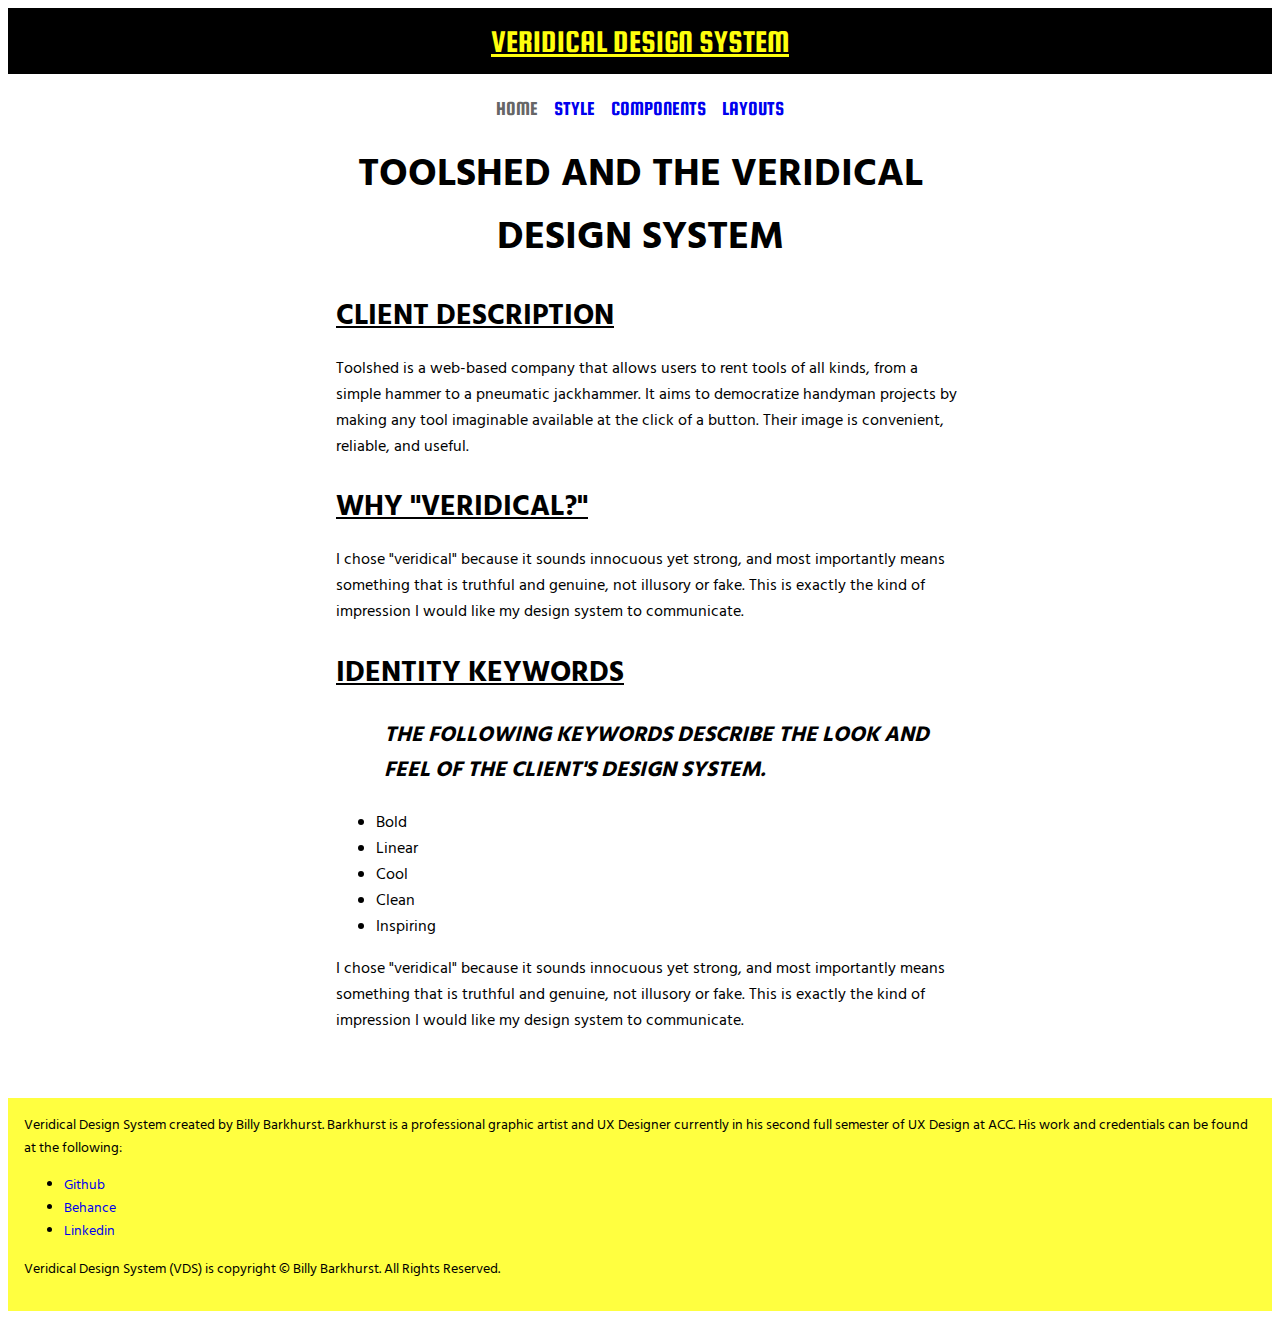
<file: index.html>
<!DOCTYPE html>
<html lang="en-us">

<head>

	<meta charset="UTF-8">
	<meta name="viewport" content="width=device-width, initial-scale=1">

	<title>Veridical Design System</title>

	<link rel="stylesheet" href="style.css">

</head>

<body>

	<header>
        
        <a href="index.html" class="site-logo">Veridical Design System</a>

       	<nav class="page-nav">
			<ul>
				<li><a href="index.html" class="nav current-page">Home</a></li>
				<li><a href="style.html" class="nav">Style</a></li>
				<li><a href="components.html" class="nav">Components</a></li>
				<li><a href="layouts.html" class="nav">Layouts</a></li>
			</ul>
		</nav>

	</header>

	<main>

		<h1 class="h1-decorative">ToolShed and the Veridical Design System</h1>

		<section class="style-swatches">

			<h2 class="h2-decorative">Client Description</h2>

			<p>Toolshed is a web-based company that allows users to rent tools of all kinds, from a simple hammer to a pneumatic jackhammer. It aims to democratize handyman projects by making any tool imaginable available at the click of a button. Their image is convenient, reliable, and useful.</p>

			<h2 class="h2-decorative">Why "Veridical?"</h2>

			<p>I chose "veridical" because it sounds innocuous yet strong, and most importantly means something that is truthful and genuine, not illusory or fake. This is exactly the kind of impression I would like my design system to communicate.</p>

			<h2 class="h2-decorative">Identity Keywords</h2>

				<h3 class="h3-decorative">The following keywords describe the look and feel of the client's design system.</h3>

					<ul>
						<li>Bold</li>
						<li>Linear</li>
						<li>Cool</li>
						<li>Clean</li>
						<li>Inspiring</li>
					</ul>

			<p>I chose "veridical" because it sounds innocuous yet strong, and most importantly means something that is truthful and genuine, not illusory or fake. This is exactly the kind of impression I would like my design system to communicate.</p>				
				
		</section>

	</main>

	<footer class="footer-elements">
       
       	<div class="bio">Veridical Design System created by Billy Barkhurst. Barkhurst is a professional graphic artist and UX Designer currently in his second full semester of UX Design at ACC. His work and credentials can be found at the following:</div>

				<nav>
					<ul>
						<li><a href="http://www.google.com">Github</a></li>
						<li><a href="http://www.google.com">Behance</a></li>
						<li><a href="http://www.google.com">Linkedin</a></li>
					</ul>
				</nav>

			<p>Veridical Design System (VDS) is copyright &copy; Billy Barkhurst. All Rights Reserved.</p>

	</footer>        
       
</body>

</html>
</file>
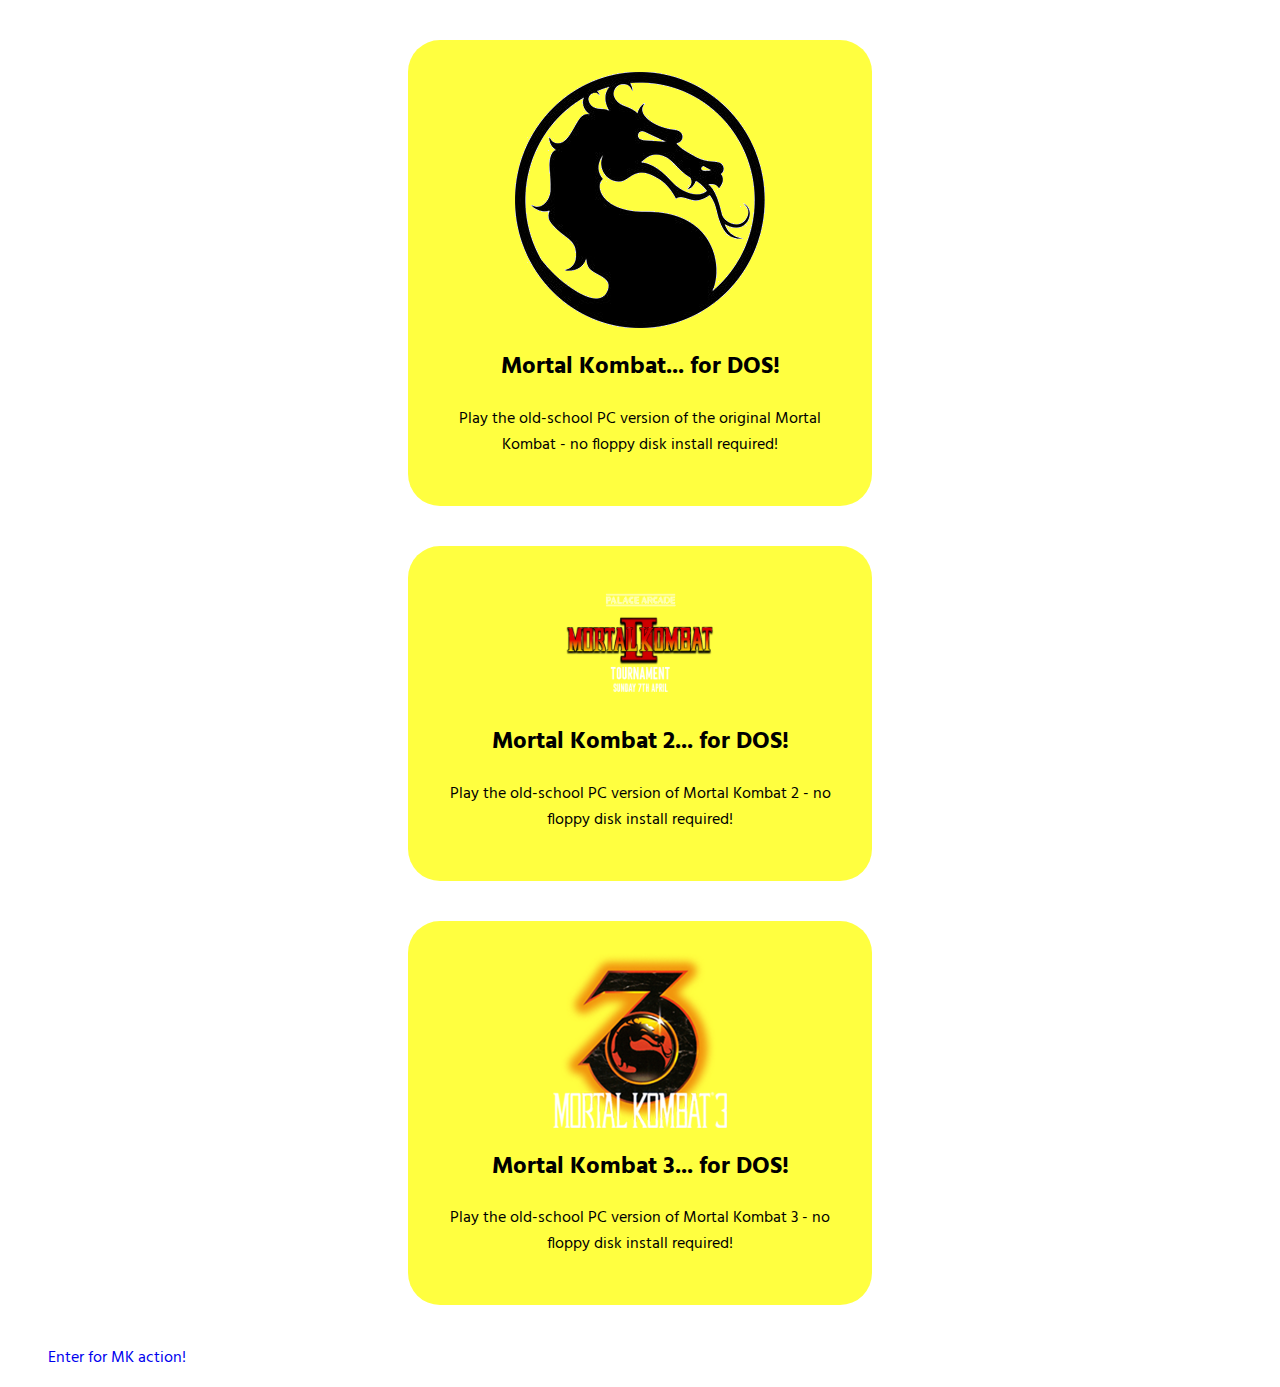
<file: card-callouts.html>
<!DOCTYPE html>
<html lang="en-us">

<head>

	<meta charset="UTF-8">
	<meta name="viewport" content="width=device-width, initial-scale=1">

	<title>Veridical Design System</title>

	<link rel="stylesheet" href="style.css">

</head>

<body>

	<section>
		<a href="https://www.retrogames.cz/play_229-DOS.php" class="call-to-action">
			<img src="images/mortal-kombat-1.png" alt="MK1">
			<h2>Mortal Kombat... for DOS!</h2>
			<p>Play the old-school PC version of the original Mortal Kombat - no floppy disk install required!</p>
		</a>

		<a href="https://www.retrogames.cz/play_310-DOS.php?language=EN" class="call-to-action">
			<img src="images/mortal-kombat-2-logo.png" alt="MK2" width="200" height="125">
			<h2>Mortal Kombat 2... for DOS!</h2>
			<p>Play the old-school PC version of Mortal Kombat 2 - no floppy disk install required!</p>
		</a>

		<a href="https://www.retrogames.cz/play_500-DOS.php" class="call-to-action">
			<img src="images/mortal-kombat-3.png" alt="MK3">
			<h2>Mortal Kombat 3... for DOS!</h2>
			<p>Play the old-school PC version of Mortal Kombat 3 - no floppy disk install required!</p>
		</a>
			
	</section>

	<figure>

		<a href="components.html" class="enter-button">Enter for MK action!</a>

	</figure>
	    
</body>

</html>
</file>
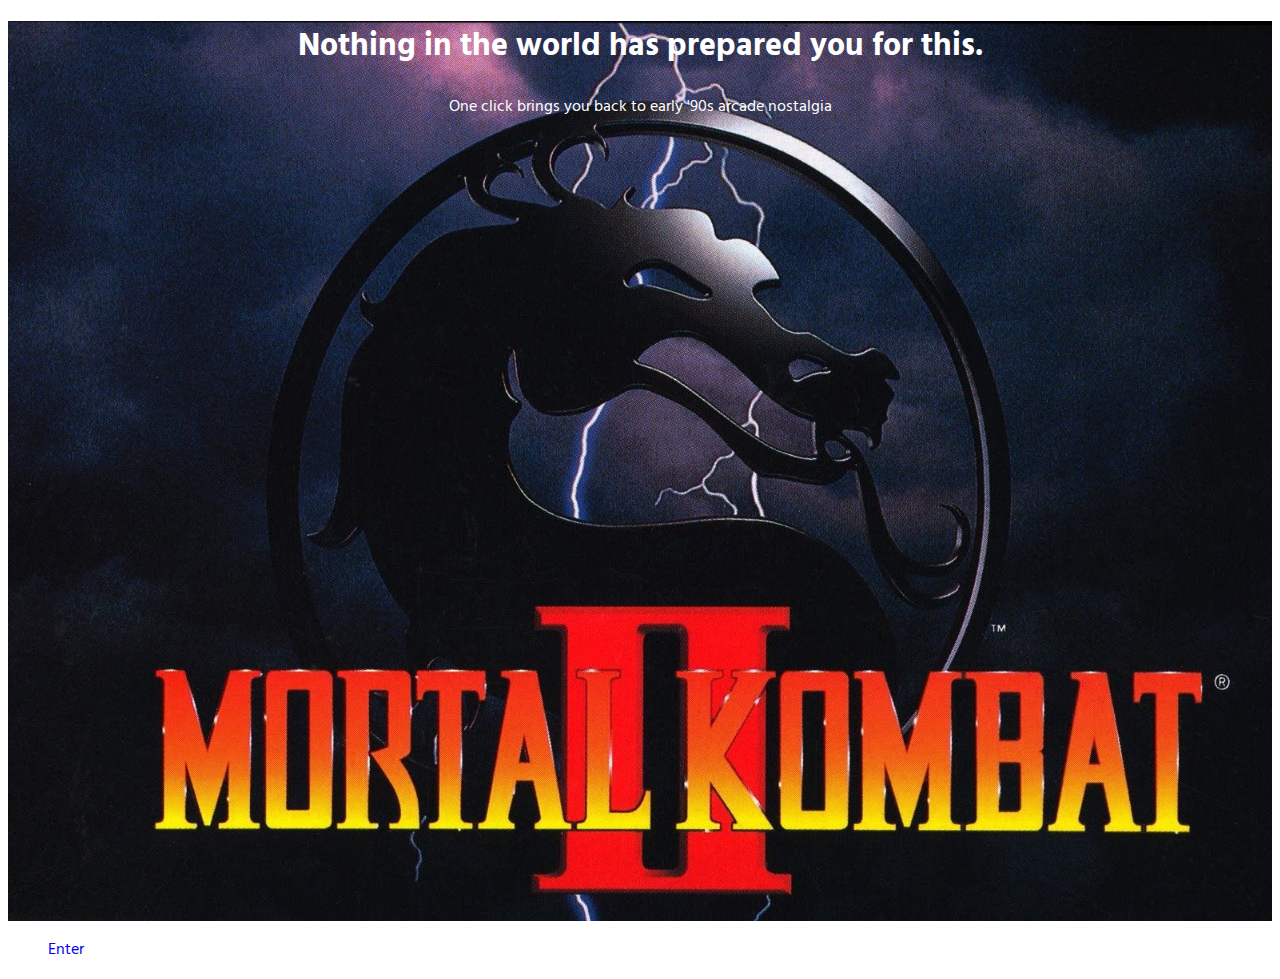
<file: card-grid.html>
<!DOCTYPE html>
<html lang="en-us">

<head>

	<meta charset="UTF-8">
	<meta name="viewport" content="width=device-width, initial-scale=1">

	<title>Veridical Design System</title>

	<link rel="stylesheet" href="style.css">

</head>

<body>

	<div class="card-grid-hero">
	
		<h1>Nothing in the world has prepared you for this.</h1>
			
		<p>One click brings you back to early '90s arcade nostalgia</p>
	
	</div>

	<figure>

		<a href="layouts.html" class="enter-button">Enter</a>

	</figure>
	    
</body>

</html>
</file>
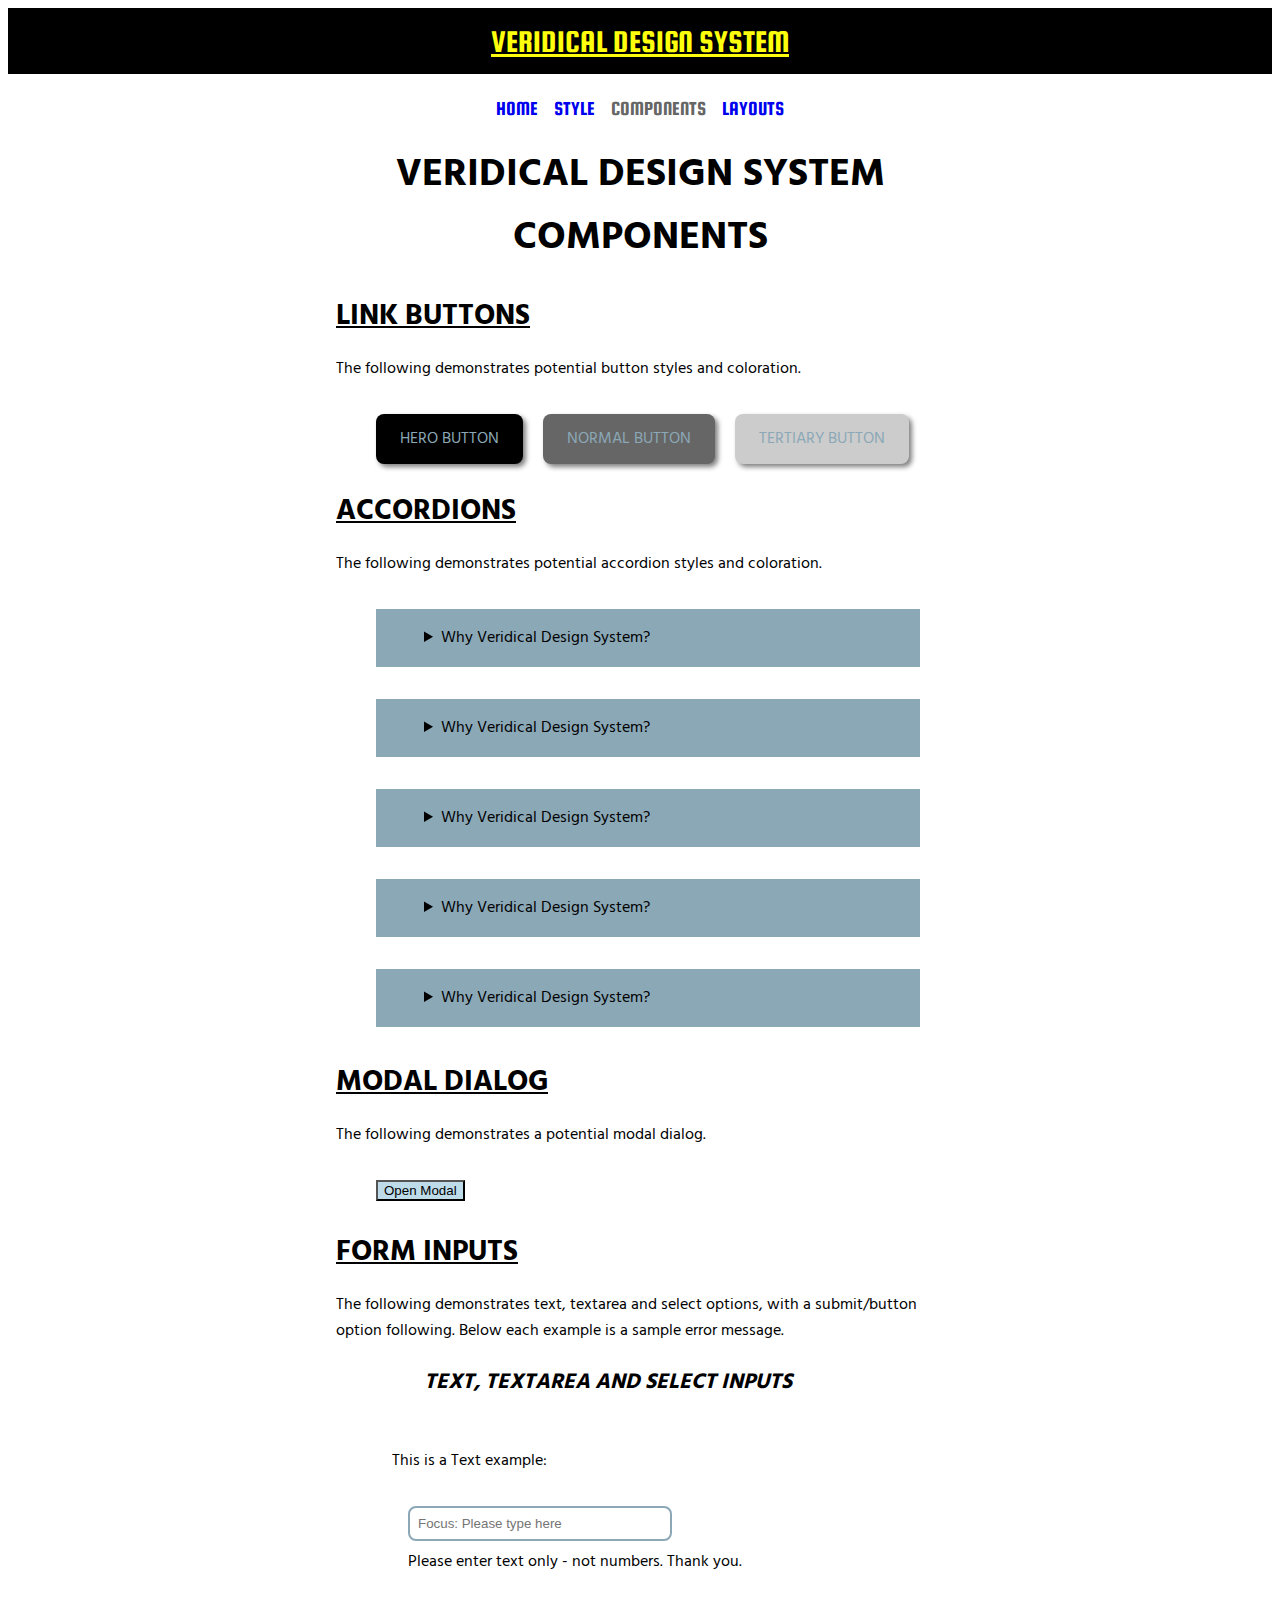
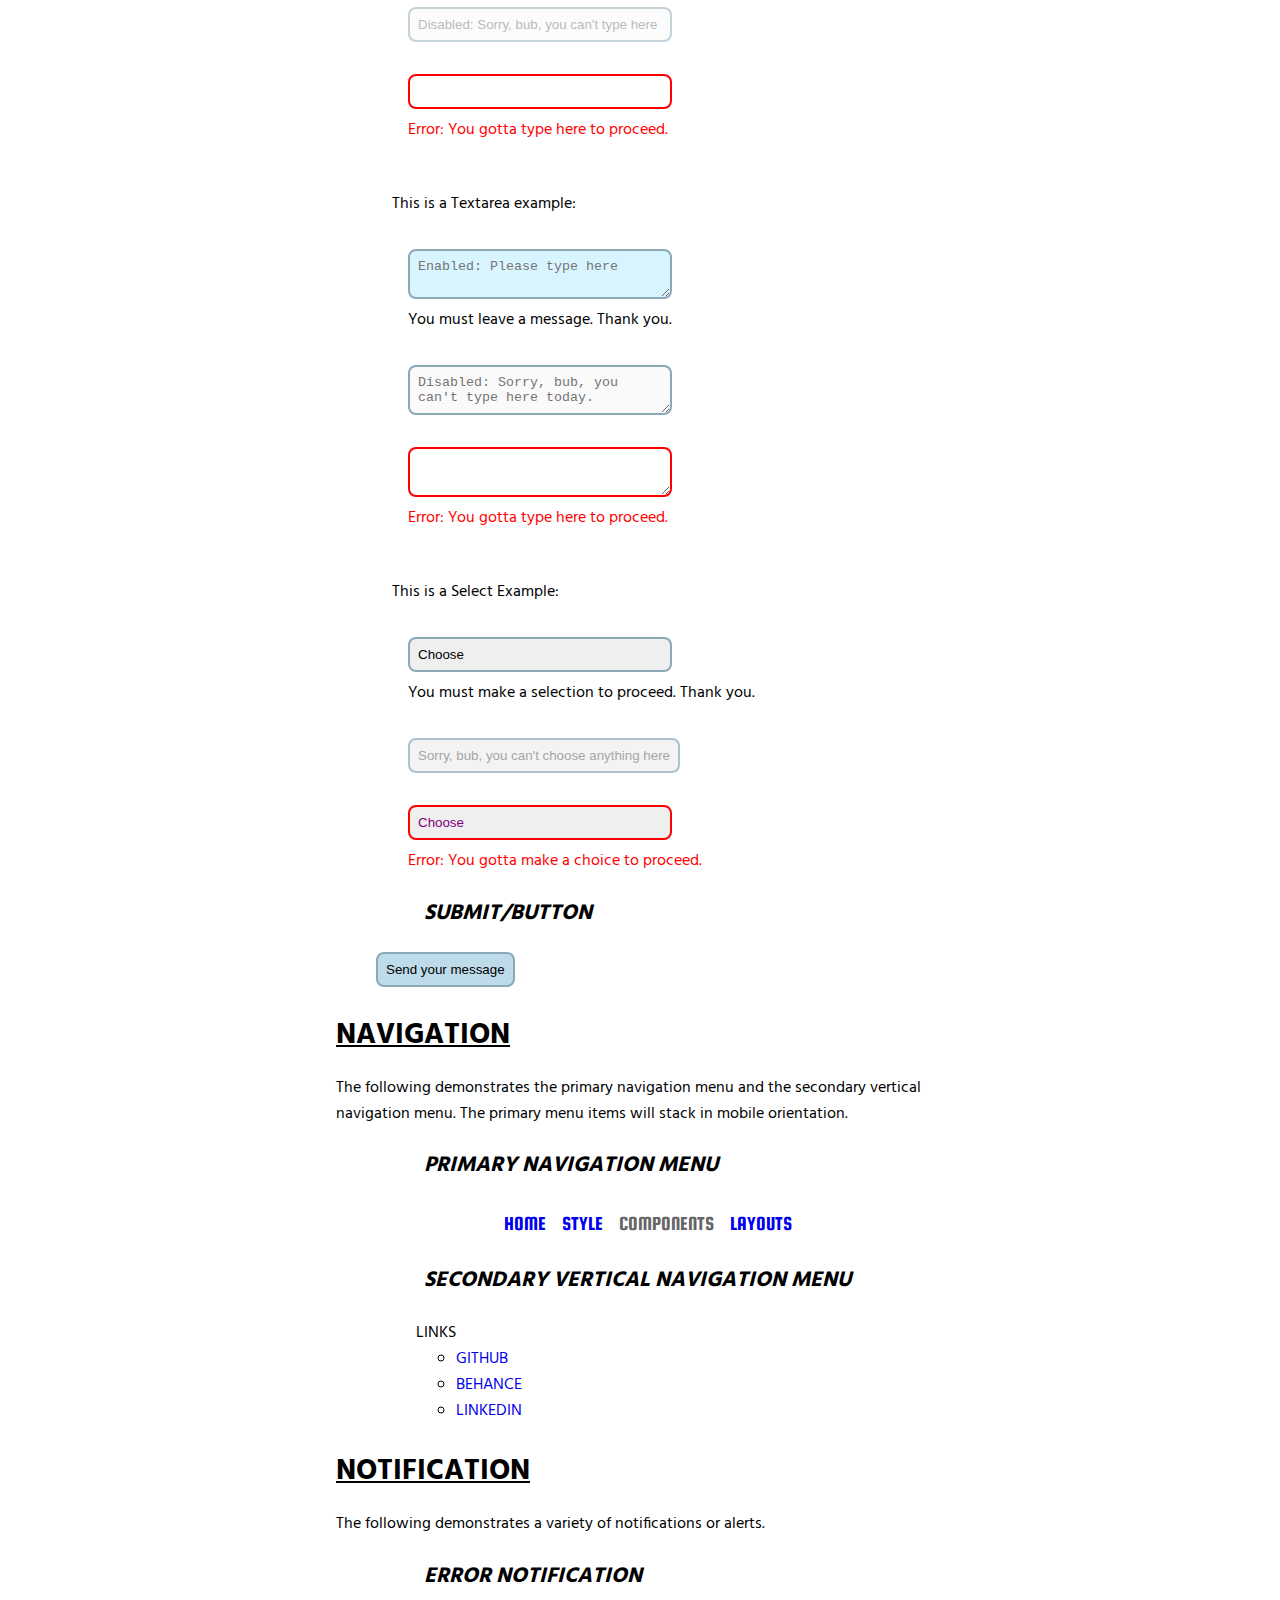
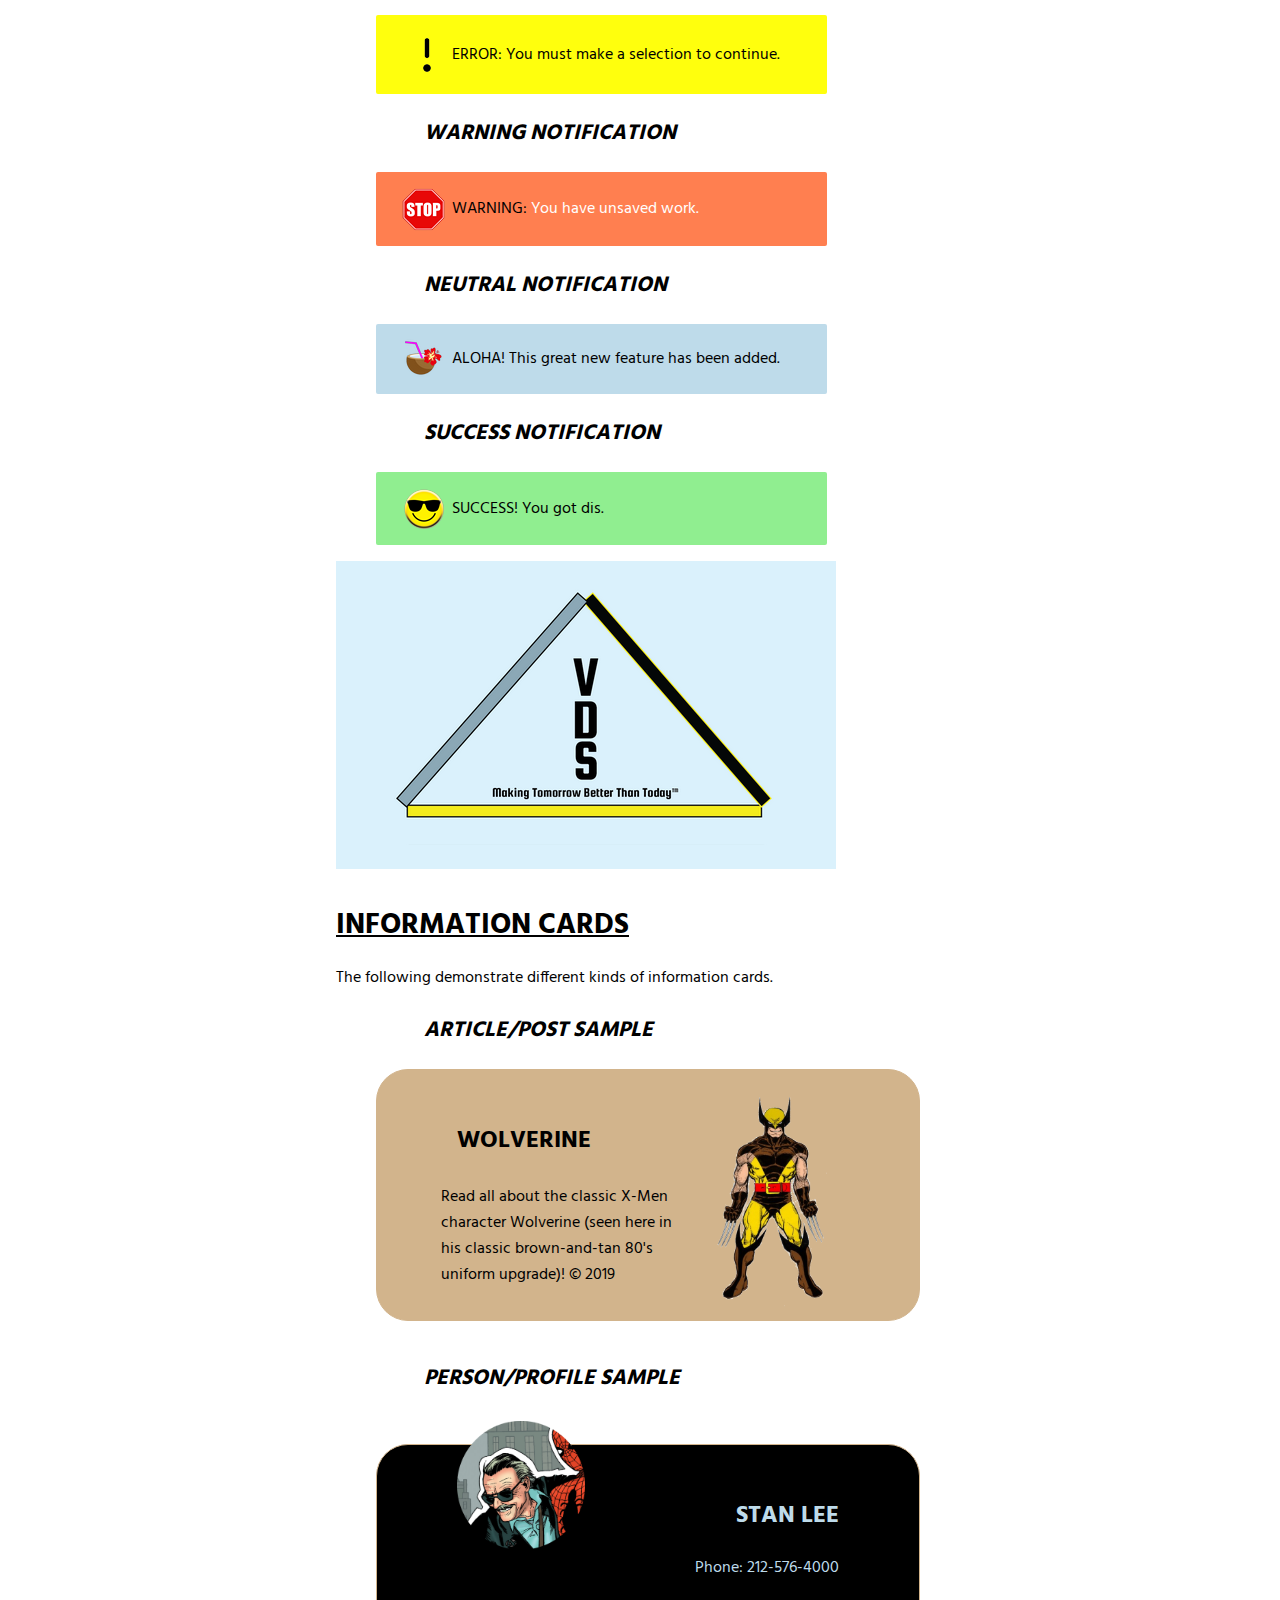
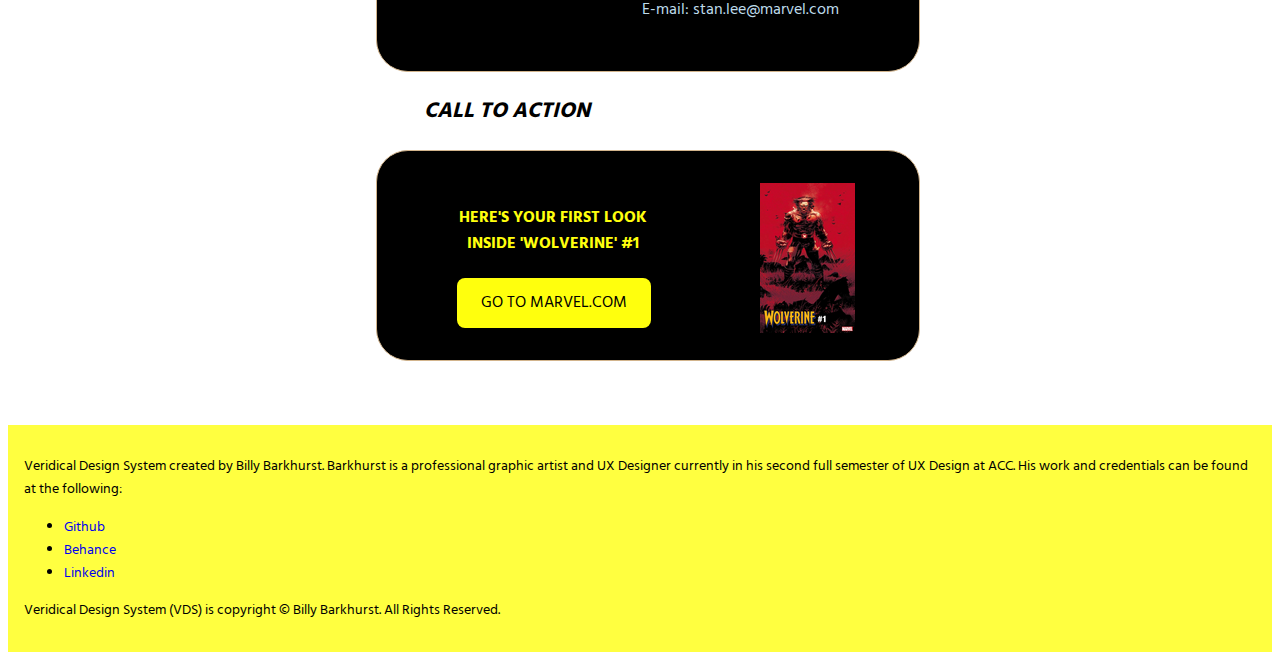
<file: components.html>
<!DOCTYPE html>
<html lang="en-us">

<head>

	<meta charset="UTF-8">
	<meta name="viewport" content="width=device-width, initial-scale=1">

	<title>The Components of the Veridical Design System</title>

	<link rel="stylesheet" href="style.css">

</head>

<body>
	
	<header>
        
        <a href="index.html" class="site-logo">Veridical Design System</a>

       	<nav class="page-nav">
			<ul>
				<li><a href="index.html" class="nav">Home</a></li>
				<li><a href="style.html" class="nav">Style</a></li>
				<li><a href="components.html" class="nav current-page">Components</a></li>
				<li><a href="layouts.html" class="nav">Layouts</a></li>
			</ul>
		</nav>

	</header>

	<main>

		<h1 class="h1-decorative">Veridical Design System Components</h1>

		<section class="headings-indent">

			<h2 class="h2-decorative">Link Buttons</h2>
		
			<p>The following demonstrates potential button styles and coloration.</p>

			<figure>

				<a href="" class="link-button-hero">Hero button</a>
				
				<a href="" class="link-button-normal">Normal button</a>

				<a href="" class="link-button-tertiary">Tertiary button</a>

			</figure>

			<h2 class="h2-decorative">Accordions</h2>

			<p>The following demonstrates potential accordion styles and coloration.</p>

			<figure>

				<details>
	  
	  				<summary>Why Veridical Design System?</summary>
	  
	  				<div>
	  
	    				<p>It's Bold.</p>
	    
	  				</div>
	  
				</details>

				<details>
	  
	  				<summary>Why Veridical Design System?</summary>
	  
	  				<div>
	  
	    				<p>It's Linear.</p>
	    
	  				</div>
	  
				</details>

				<details>
	  
	  				<summary>Why Veridical Design System?</summary>
	  
	  				<div>
	  
	    				<p>It's Cool.</p>
	    
	  				</div>
	  
				</details>

				<details>
	  
	  				<summary>Why Veridical Design System?</summary>
	  
	  				<div>
	  
	    				<p>It's Clean.</p>
	    
	  				</div>
	  
				</details>

				<details>
	  
	  				<summary>Why Veridical Design System?</summary>
	  
	  				<div>
	  
	    				<p>It's Inspiring!</p>
	    
	  				</div>
	  
				</details>

			</figure>

			<h2 class="h2-decorative">Modal Dialog</h2>

			<p>The following demonstrates a potential modal dialog.</p>

			<figure>

			<button id="open-modal" type="button">Open Modal</button>

			<dialog id="modal-demo">

				<h2>Here is a VDS modal!</h2>
					
				<p>Can ya dig it???</p>

			</dialog>

			</figure>

			<h2 class="h2-decorative">Form Inputs</h2>

			<p>The following demonstrates text, textarea and select options, with a submit/button option following. Below each example is a sample error message.</p>

			<figure>

				<h3 class="h3-decorative">Text, Textarea and Select Inputs</h3>

					<figure class="input-examples">
						<label for="title">This is a Text example:</label>
						<input type="title" class="form-field" id="title" placeholder="Focus: Please type here">
						<p class="form-message">Please enter text only - not numbers. Thank you.</p>
						
						<input type="text" class="form-field" disabled placeholder="Disabled: Sorry, bub, you can't type here">
												
						<input type="text" class="form-field-error">
						<p class="form-message-error">Error: You gotta type here to proceed.</p>
					</figure>

					<figure class="input-examples">
						<label for="message">This is a Textarea example:</label>
						<textarea id="message" class="form-field-textarea" placeholder="Enabled: Please type here"></textarea>
						<p class="form-message">You must leave a message. Thank you.</p>

						<textarea id="message" class="form-field-textarea-disabled" disabled placeholder="Disabled: Sorry, bub, you can't type here today."></textarea>

						<textarea id="message" class="form-field-error"></textarea>
						<p class="form-message-error">Error: You gotta type here to proceed.</p>
					</figure>

					<figure class="input-examples">
						<label for="priority">This is a Select Example:</label>
						<select id="priority" name="message_priority" class="form-field">
							<option disabled hidden selected>Choose</option>
							<option>Choice 1</option>
							<option>Choice 2</option>
							<option>Choice 3</option>
						</select>
						<p  class="form-message">You must make a selection to proceed. Thank you.</p>

						<select id="priority" name="message_priority" class="form-field" disabled>
							<option disabled hidden selected>Sorry, bub, you can't choose anything here</option>
							<option>Choice 1</option>
							<option>Choice 2</option>
							<option>Choice 3</option>
						</select>

						<select id="priority" name="message_priority" class="form-field-error">
							<option disabled hidden selected>Choose</option>
							<option>Choice 1</option>
							<option>Choice 2</option>
							<option>Choice 3</option>
						</select>
						<p  class="form-message-error">Error: You gotta make a choice to proceed.</p>
					</figure>

				<h3 class="h3-decorative">Submit/Button</h3>

				<input type="submit" value="Send your message">

			</figure>

			<h2 class="h2-decorative">Navigation</h2>

			<p>The following demonstrates the primary navigation menu and the secondary vertical navigation menu. The primary menu items will stack in mobile orientation.</p>

			<figure>

				<h3 class="h3-decorative">Primary Navigation Menu</h3>				

					<nav class="page-nav">
						<ul>
							<li><a href="index.html" class="nav">Home</a></li>
							<li><a href="style.html" class="nav">Style</a></li>
							<li><a href="components.html" class="nav current-page">Components</a></li>
							<li><a href="layouts.html" class="nav">Layouts</a></li>
						</ul>
					</nav>

				<h3 class="h3-decorative">Secondary Vertical Navigation Menu</h3>				

					<nav class="vertical-navigation">		
						<ul>
							<li class="vertical-navigation">Links
								<ul>
									<li><a href="http://www.github.com">Github</a></li>
									<li><a href="http://www.behance.com">Behance</a></li>
									<li><a href="http://www.linkedin.com">Linkedin</a></li>
								</ul>
							</li>
						</ul>
					</nav>

			</figure>

			<h2 class="h2-decorative">Notification</h2>

			<p>The following demonstrates a variety of notifications or alerts.</p>

			<figure>

				<h3 class="h3-decorative">Error Notification</h3>

					<div class="notification error">
						<img src="images/exclamation_point.png" alt="exclamation point">
						<span>Error:</span>
						<span class="error-message">You must make a selection to continue.</span>
					</div>

			</figure>

			<figure>

				<h3 class="h3-decorative">Warning Notification</h3>

					<div class="notification warning">
						<img src="images/stop_sign.png" alt="stop-sign">
						<span>Warning:</span>
						<span class="warning-message">You have unsaved work.</span>
					</div>

			</figure>

			<figure>

				<h3 class="h3-decorative">Neutral Notification</h3>

					<div class="notification neutral">
						<img src="images/aloha.png" alt="exclamation_point">
						<span>Aloha!</span>
						<span class="neutral-message">This great new feature has been added.</span>
					</div>

			</figure>

			<figure>

				<h3 class="h3-decorative">Success Notification</h3>

					<div class="notification success">
						<img src="images/smiley_face.png" alt="exclamation_point">
						<span>Success!</span>
						<span class="success-message">You got dis.</span>
					</div>

			</figure>

			<div>

				<img src="images/hero_image_screenshot.png" alt="Hero image">

			</div>

			<h2 class="h2-decorative">Information Cards</h2>

			<p>The following demonstrate different kinds of information cards.</p>

			<figure>

				<h3 class="h3-decorative">Article/Post Sample</h3>

				<a href="https://www.marvel.com/characters/wolverine-james-howlett/in-comics">
					<div class="card-wolverine">
						<img src="images/wolverine.png" alt="Wolverine">
						<h2>Wolverine</h2>
						<p>Read all about the classic X-Men character Wolverine (seen here in his classic brown-and-tan 80's uniform upgrade)! &copy; 2019</p>
					</div>
				</a>

			</figure>

			<figure>

				<h3 class="h3-decorative">Person/Profile Sample</h3>

				<a href="https://www.marvel.com/comics/discover/546/stan-lee">
					<div class="card-person">
						<img src="images/stan-lee.png" alt="Stan Lee">
						<h2>Stan Lee</h2>
						<p>Phone: 212-576-4000</p>
						<p>E-mail: stan.lee@marvel.com</p>
					</div>
				</a>

			</figure>

			<figure>

				<h3 class="h3-decorative">Call to Action</h3>
				<div class="card-comic">
					<img src="images/wolverine-number-1.png" alt="Wolverine #1">
					<h4>Here's Your First Look Inside 'Wolverine' #1</h4>
					<a href="https://www.marvel.com/articles/comics/here-s-your-first-look-inside-wolverine-1" class="comic-button">Go to Marvel.com</a>
				</div>

			</figure>

		</section>

	</main>

	<footer>
       
       	<p>Veridical Design System created by Billy Barkhurst. Barkhurst is a professional graphic artist and UX Designer currently in his second full semester of UX Design at ACC. His work and credentials can be found at the following:</p>

				<nav>
					<ul>
						<li><a href="http://www.google.com">Github</a></li>
						<li><a href="http://www.google.com">Behance</a></li>
						<li><a href="http://www.google.com">Linkedin</a></li>
					</ul>
				</nav>

			<p>Veridical Design System (VDS) is copyright &copy; Billy Barkhurst. All Rights Reserved.</p>

	</footer>

<script>
document.addEventListener('DOMContentLoaded', function(){

const modal = document.querySelector('dialog');
const open = document.getElementById('open-modal');

open.addEventListener('click', () => {
modal.showModal();
});

modal.addEventListener('click', event => {
if (event.target === modal) {
modal.close('cancelled');
}
});

});
</script>

</body>

</html>
</file>
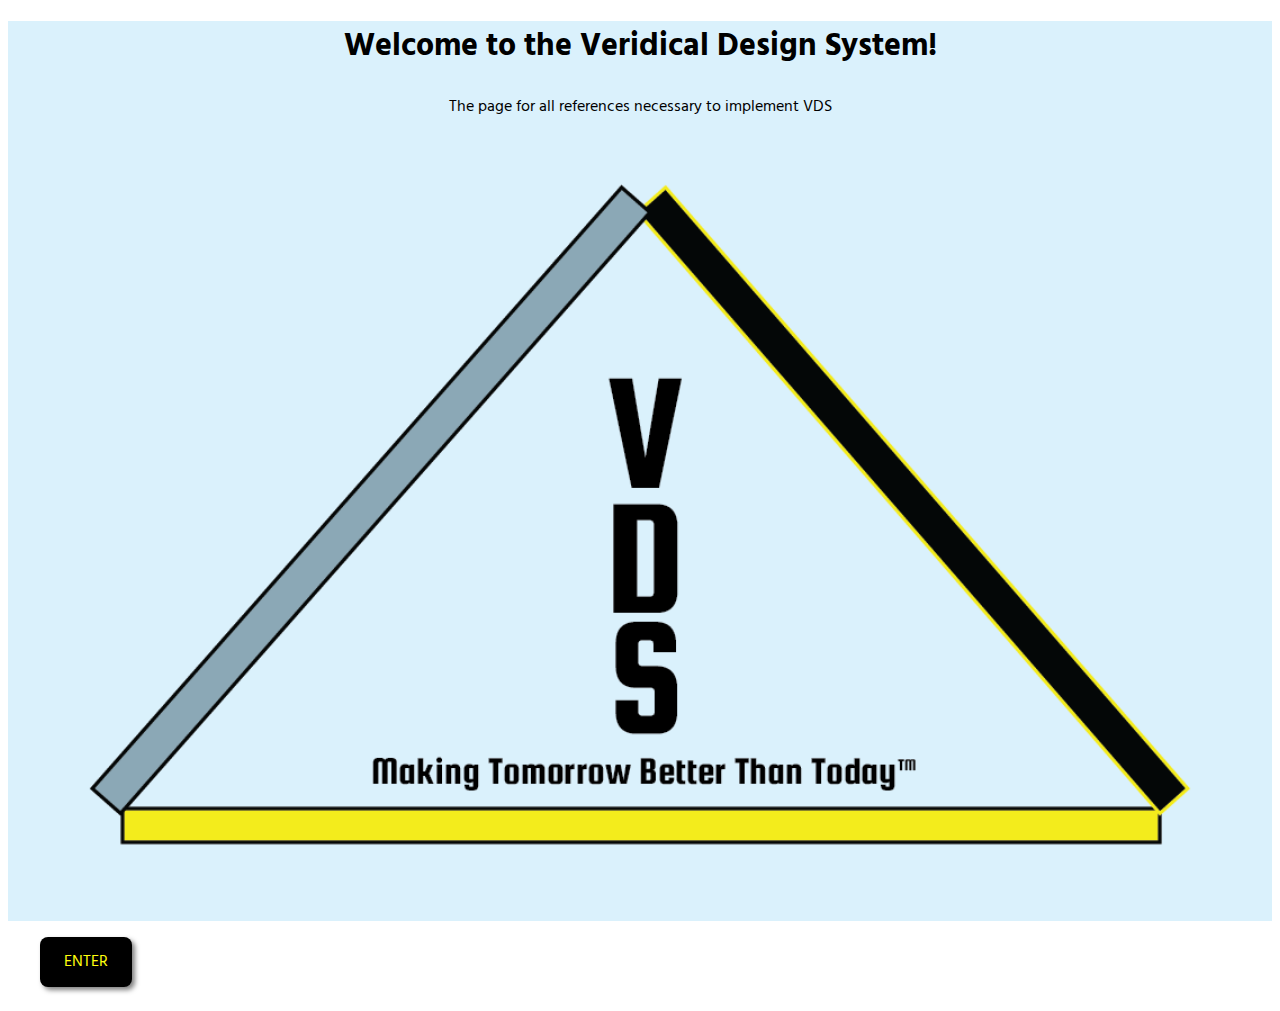
<file: hero-block.html>
<!DOCTYPE html>
<html lang="en-us">

<head>

	<meta charset="UTF-8">
	<meta name="viewport" content="width=device-width, initial-scale=1">

	<title>Veridical Design System</title>

	<link rel="stylesheet" href="style.css">

</head>

<body>

	<div class="hero">
	
		<h1>Welcome to the Veridical Design System!</h1>
			
		<p>The page for all references necessary to implement VDS</p>

	</div>

	<div>

		<a href="index.html" class="link-button-hero splash">Enter</a>

	</div>
	    
</body>

</html>
</file>
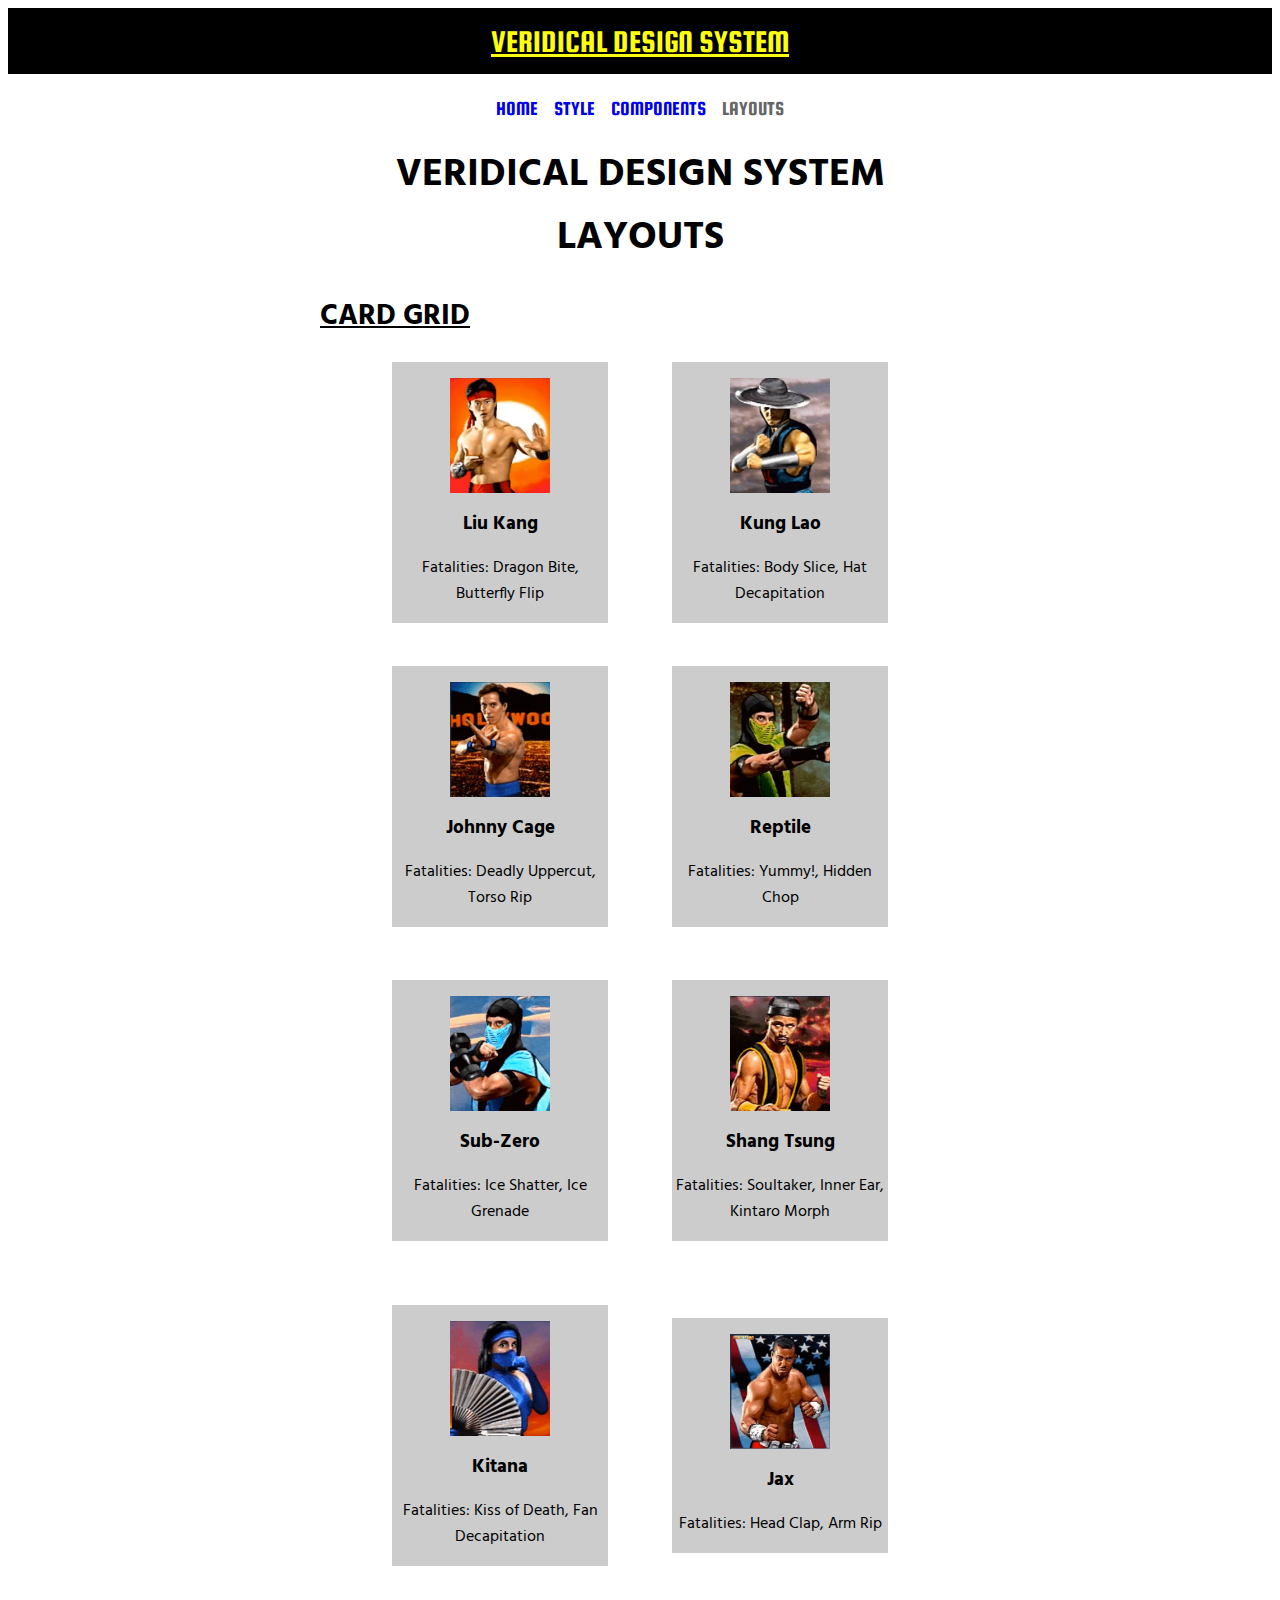
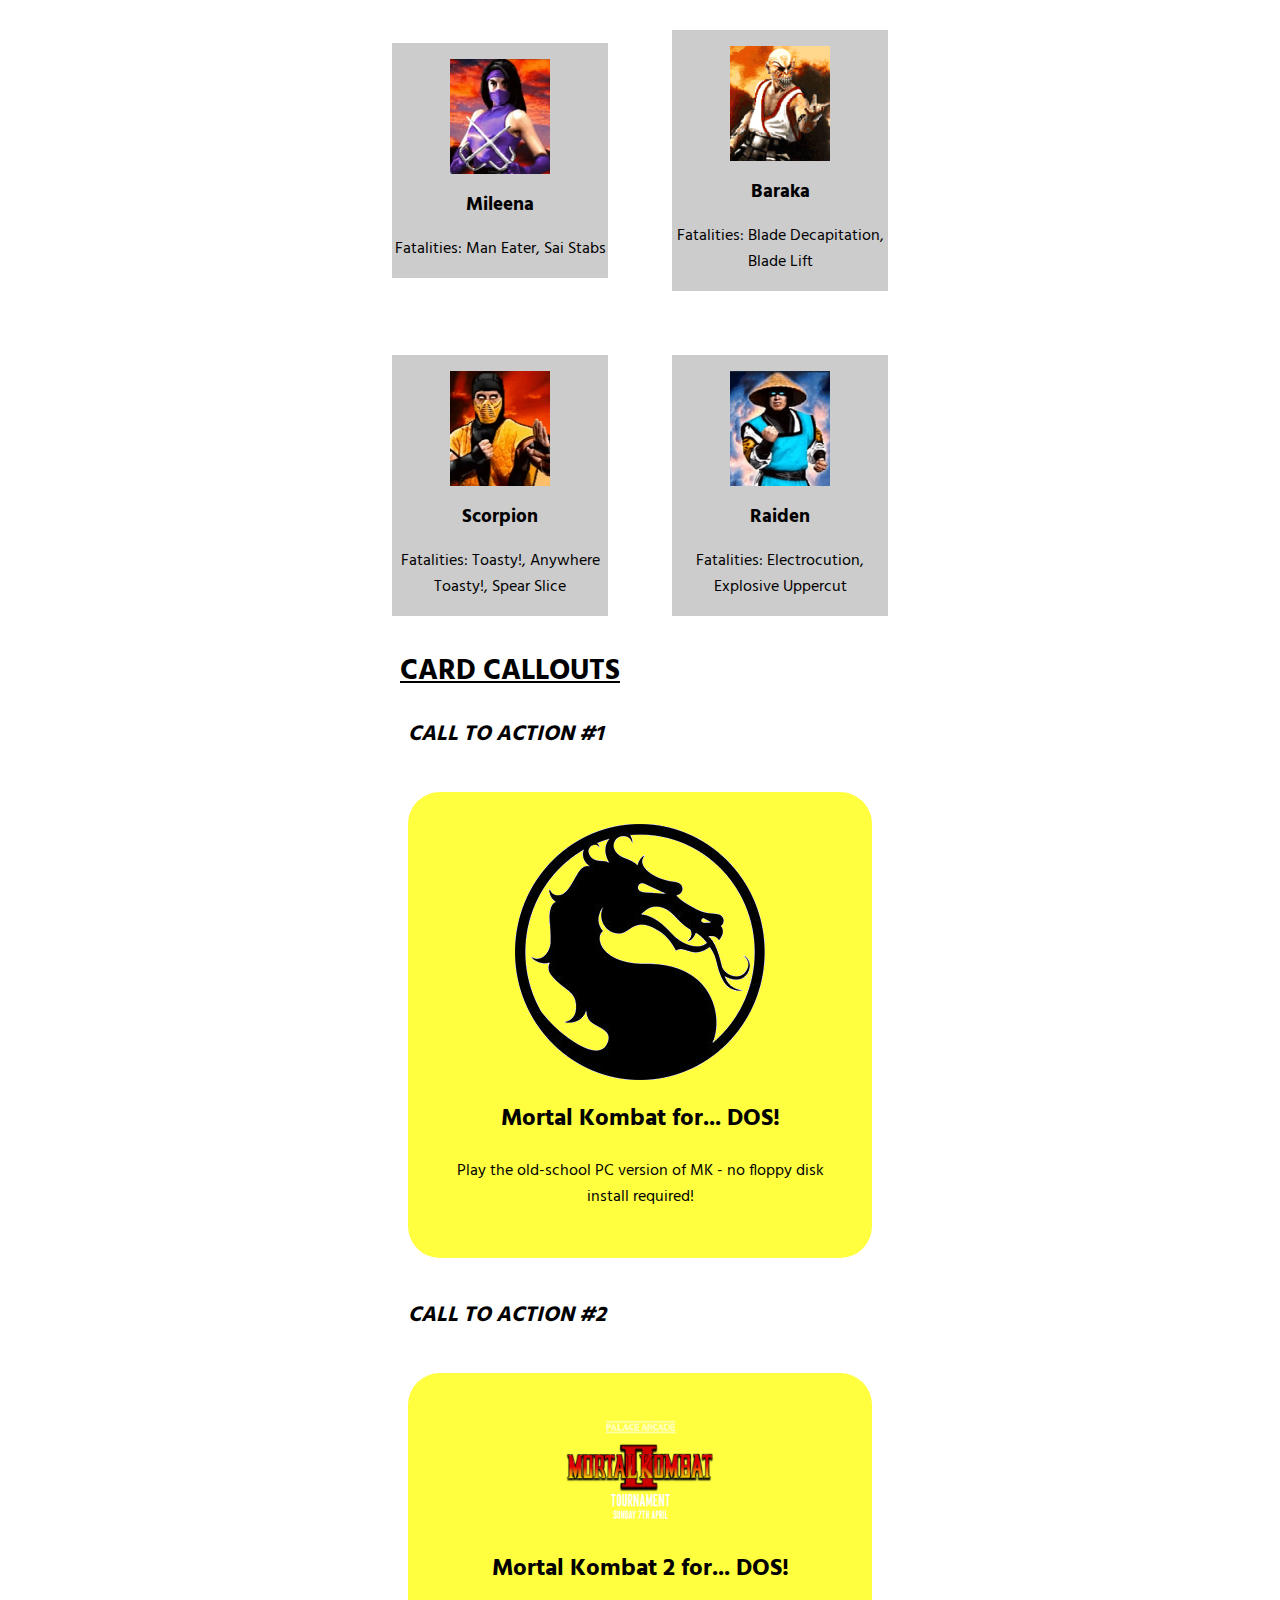
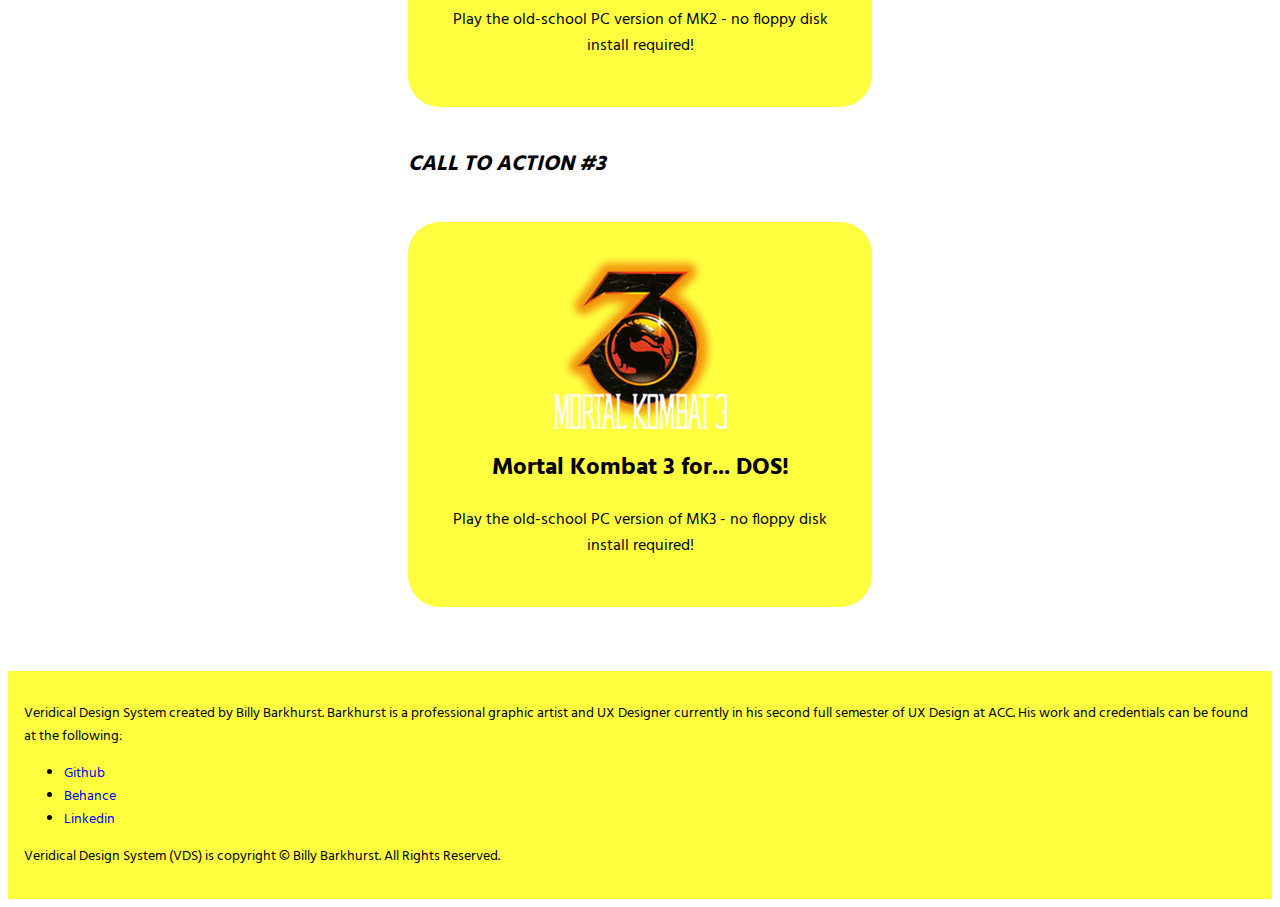
<file: layouts.html>
<!DOCTYPE html>
<html lang="en-us">

<head>

	<meta charset="UTF-8">
	<meta name="viewport" content="width=device-width, initial-scale=1">

	<title>Layouts</title>

	<link rel="stylesheet" href="style.css">

</head>

<body>
	
	<header>
        
        <a href="index.html" class="site-logo">Veridical Design System</a>

       	<nav class="page-nav">
			<ul>
				<li><a href="index.html" class="nav">Home</a></li>
				<li><a href="style.html" class="nav">Style</a></li>
				<li><a href="components.html" class="nav">Components</a></li>
				<li><a href="layouts.html" class="nav current-page">Layouts</a></li>
			</ul>
		</nav>

	</header>

	<main>

		<h1 class="h1-decorative">Veridical Design System Layouts</h1>

		</figure>

			<h2 class="h2-decorative">Card Grid</h2>

		<figure>

		<section class="card-grid">

			<div>

				<img src="images/liu-kang.png" alt="Liu Kang" width="100" height="115">

				<h3>Liu Kang</h3>

					<p>Fatalities: Dragon Bite, Butterfly Flip</p>

			</div>

			<div>

				<img src="images/kung-lao.png" alt="Kung Lao" width="100" height="115">

				<h3>Kung Lao</h3>

					<p>Fatalities: Body Slice, Hat Decapitation</p>

			</div>

			<div>

				<img src="images/johnny-cage.png" alt="Johnny Cage" width="100" height="115">

				<h3>Johnny Cage</h3>

					<p>Fatalities: Deadly Uppercut, Torso Rip</p>

			</div>

			<div>

				<img src="images/reptile.png" alt="Reptile" width="100" height="115">

				<h3>Reptile</h3>

					<p>Fatalities: Yummy!, Hidden Chop</p>

			</div>

			<div>

				<img src="images/sub-zero.png" alt="Sub-Zero" width="100" height="115">

				<h3>Sub-Zero</h3>

					<p>Fatalities: Ice Shatter, Ice Grenade</p>

			</div>

			<div>

				<img src="images/shang-tsung.png" alt="Shang Tsung" width="100" height="115">

				<h3>Shang Tsung</h3>

					<p>Fatalities: Soultaker, Inner Ear, Kintaro Morph</p>

			</div>

			<div>

				<img src="images/kitana.png" alt="Kitana" width="100" height="115">

				<h3>Kitana</h3>

					<p>Fatalities: Kiss of Death, Fan Decapitation</p>

			</div>

			<div>

				<img src="images/jax.png" alt="Jax" width="100" height="115">

				<h3>Jax</h3>

					<p>Fatalities: Head Clap, Arm Rip</p>

			</div>

			<div>

				<img src="images/mileena.png" alt="Mileena" width="100" height="115">

				<h3>Mileena</h3>

					<p>Fatalities: Man Eater, Sai Stabs</p>

			</div>

			<div>

				<img src="images/baraka.png" alt="Baraka" width="100" height="115">

				<h3>Baraka</h3>

					<p>Fatalities: Blade Decapitation, Blade Lift</p>

			</div>

			<div>

				<img src="images/scorpion.png" alt="Scorpion" width="100" height="115">

				<h3>Scorpion</h3>

					<p>Fatalities: Toasty!, Anywhere Toasty!, Spear Slice</p>

			</div>

			<div>

				<img src="images/raiden.png" alt="Raiden" width="100" height="115">

				<h3>Raiden</h3>

					<p>Fatalities: Electrocution, Explosive Uppercut</p>

			</div>

		</section>

		<figure>

			<h2 class="h2-decorative">Card Callouts</h2>

		</figure>

		<section>

			<h3 class="h3-decorative">Call to Action #1</h3>

				<a href="https://www.retrogames.cz/play_229-DOS.php">
					<div class="call-to-action">
						<img src="images/mortal-kombat-1.png" alt="MK1">
						<h2>Mortal Kombat for... DOS!</h2>
						<p>Play the old-school PC version of MK - no floppy disk install required!</p>
					</div>
				</a>

		</section>

		<section>

			<h3 class="h3-decorative">Call to Action #2</h3>

				<a href="https://www.retrogames.cz/play_310-DOS.php">
					<div class="call-to-action">
						<img src="images/mortal-kombat-2-logo.png" alt="MK2" width="200" height="125">
						<h2>Mortal Kombat 2 for... DOS!</h2>
						<p>Play the old-school PC version of MK2 - no floppy disk install required!</p>
					</div>
				</a>
				
		</section>

		<section>

			<h3 class="h3-decorative">Call to Action #3</h3>

				<a href="https://www.retrogames.cz/play_500-DOS.php">
					<div class="call-to-action">
						<img src="images/mortal-kombat-3.png" alt="MK3">
						<h2>Mortal Kombat 3 for... DOS!</h2>
						<p>Play the old-school PC version of MK3 - no floppy disk install required!</p>
					</div>
				</a>
				
		</section>

	</main>

	<footer class="footer-elements">
       
       	<p>Veridical Design System created by Billy Barkhurst. Barkhurst is a professional graphic artist and UX Designer currently in his second full semester of UX Design at ACC. His work and credentials can be found at the following:</p>

				<nav>
					<ul>
						<li><a href="http://www.google.com">Github</a></li>
						<li><a href="http://www.google.com">Behance</a></li>
						<li><a href="http://www.google.com">Linkedin</a></li>
					</ul>
				</nav>

			<p>Veridical Design System (VDS) is copyright &copy; Billy Barkhurst. All Rights Reserved.</p>

	</footer>

</body>

</html>
</file>
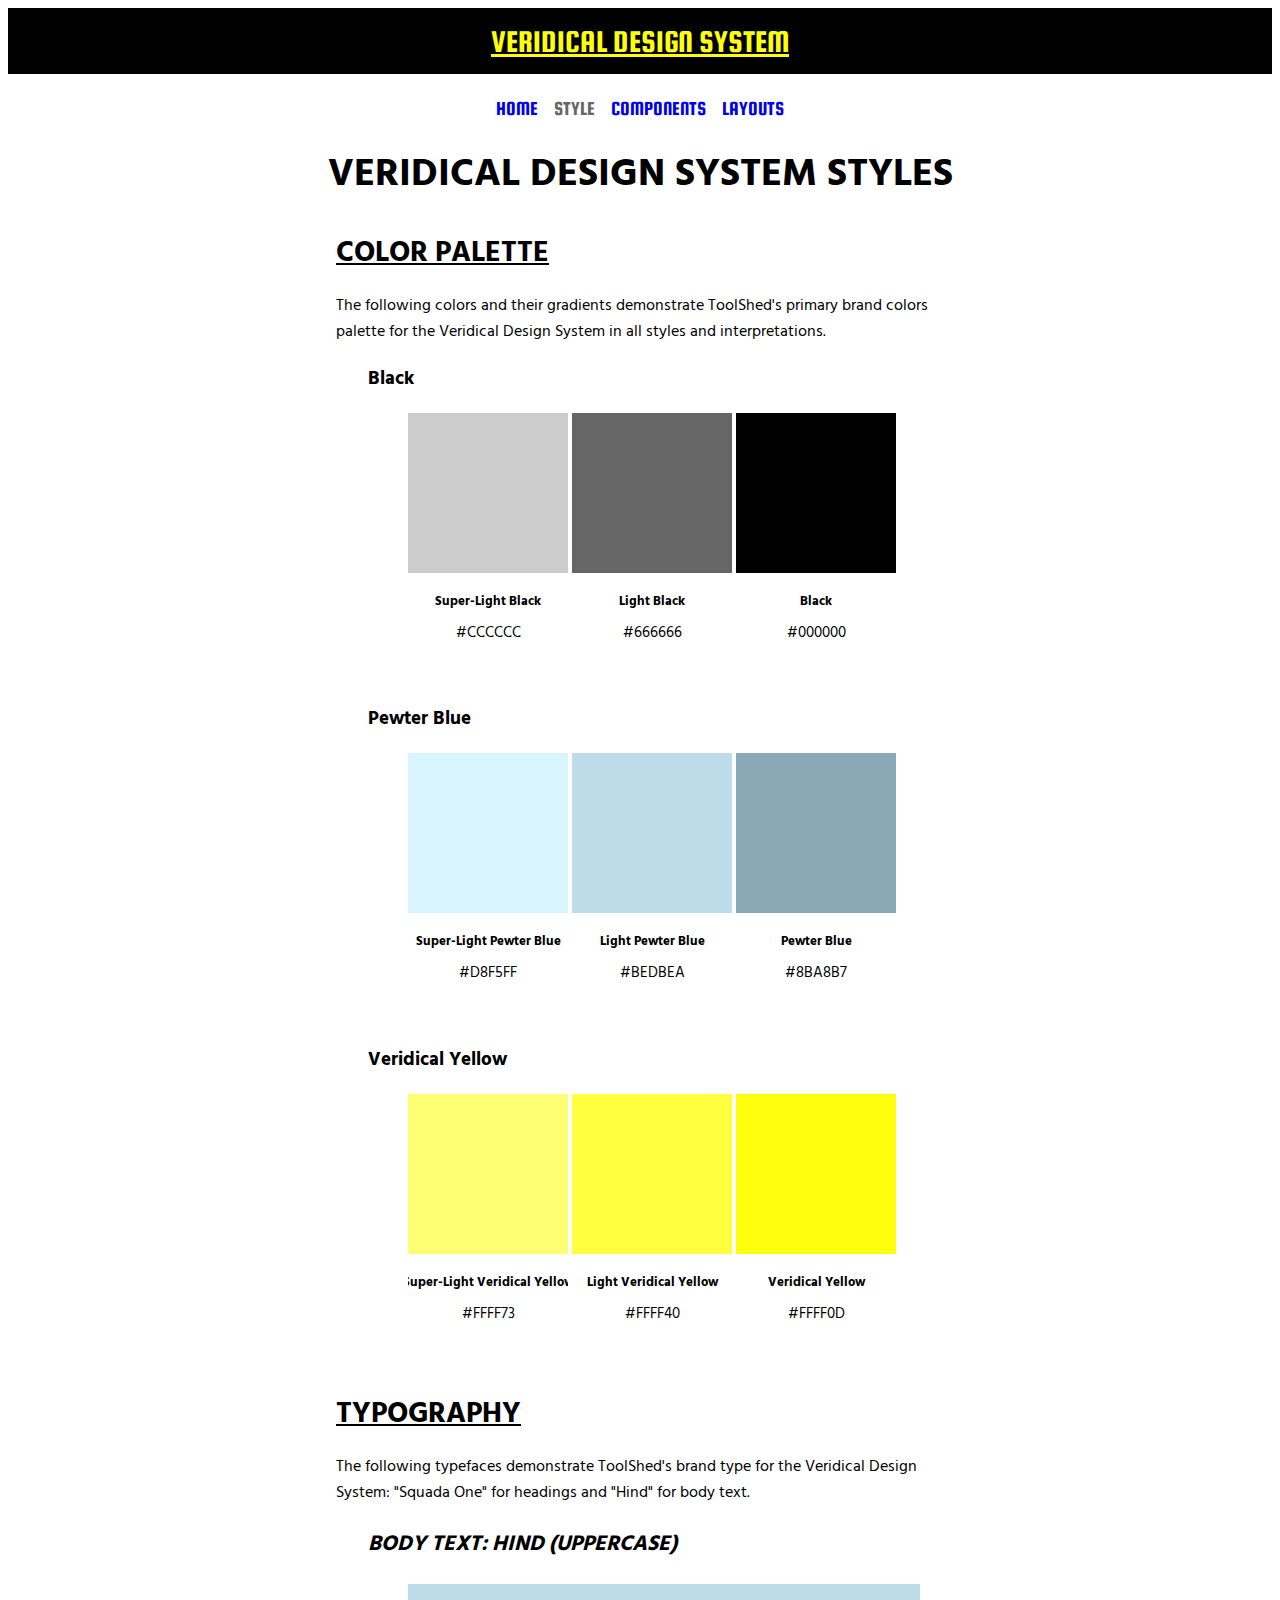
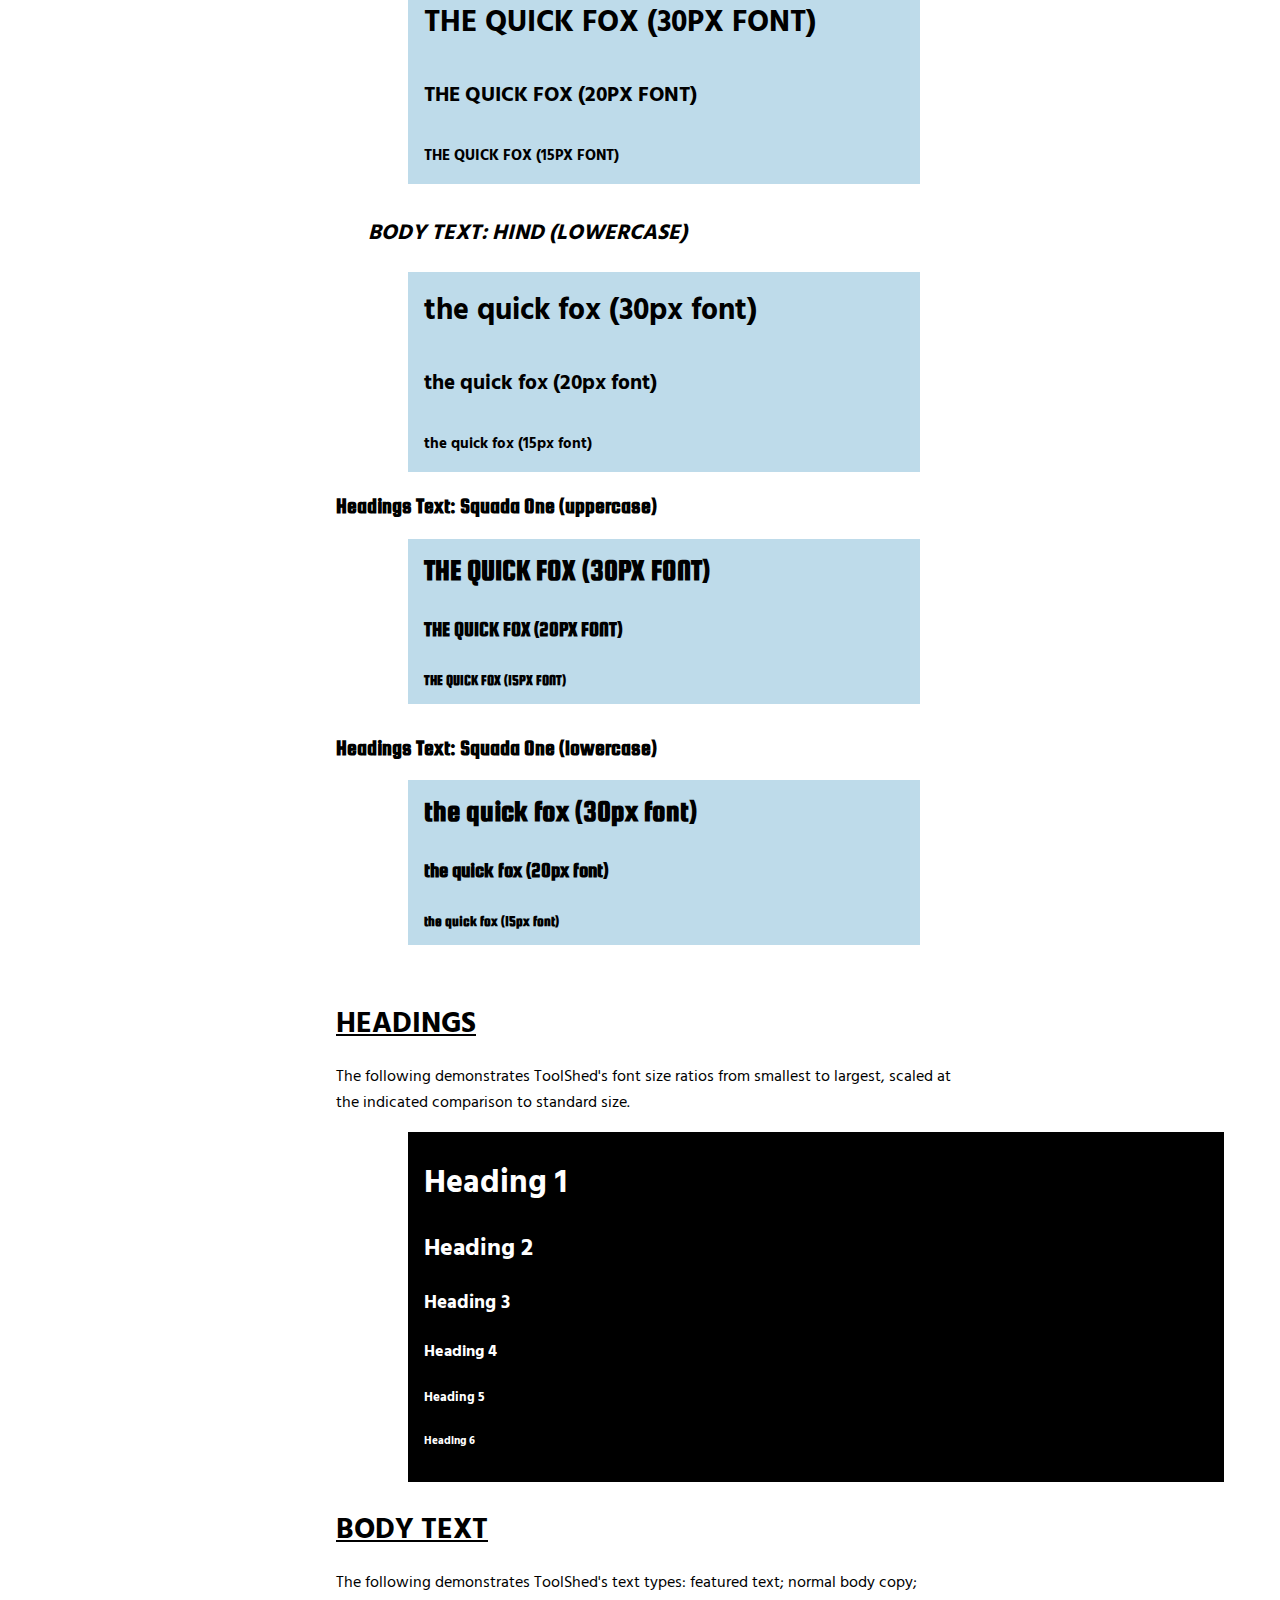
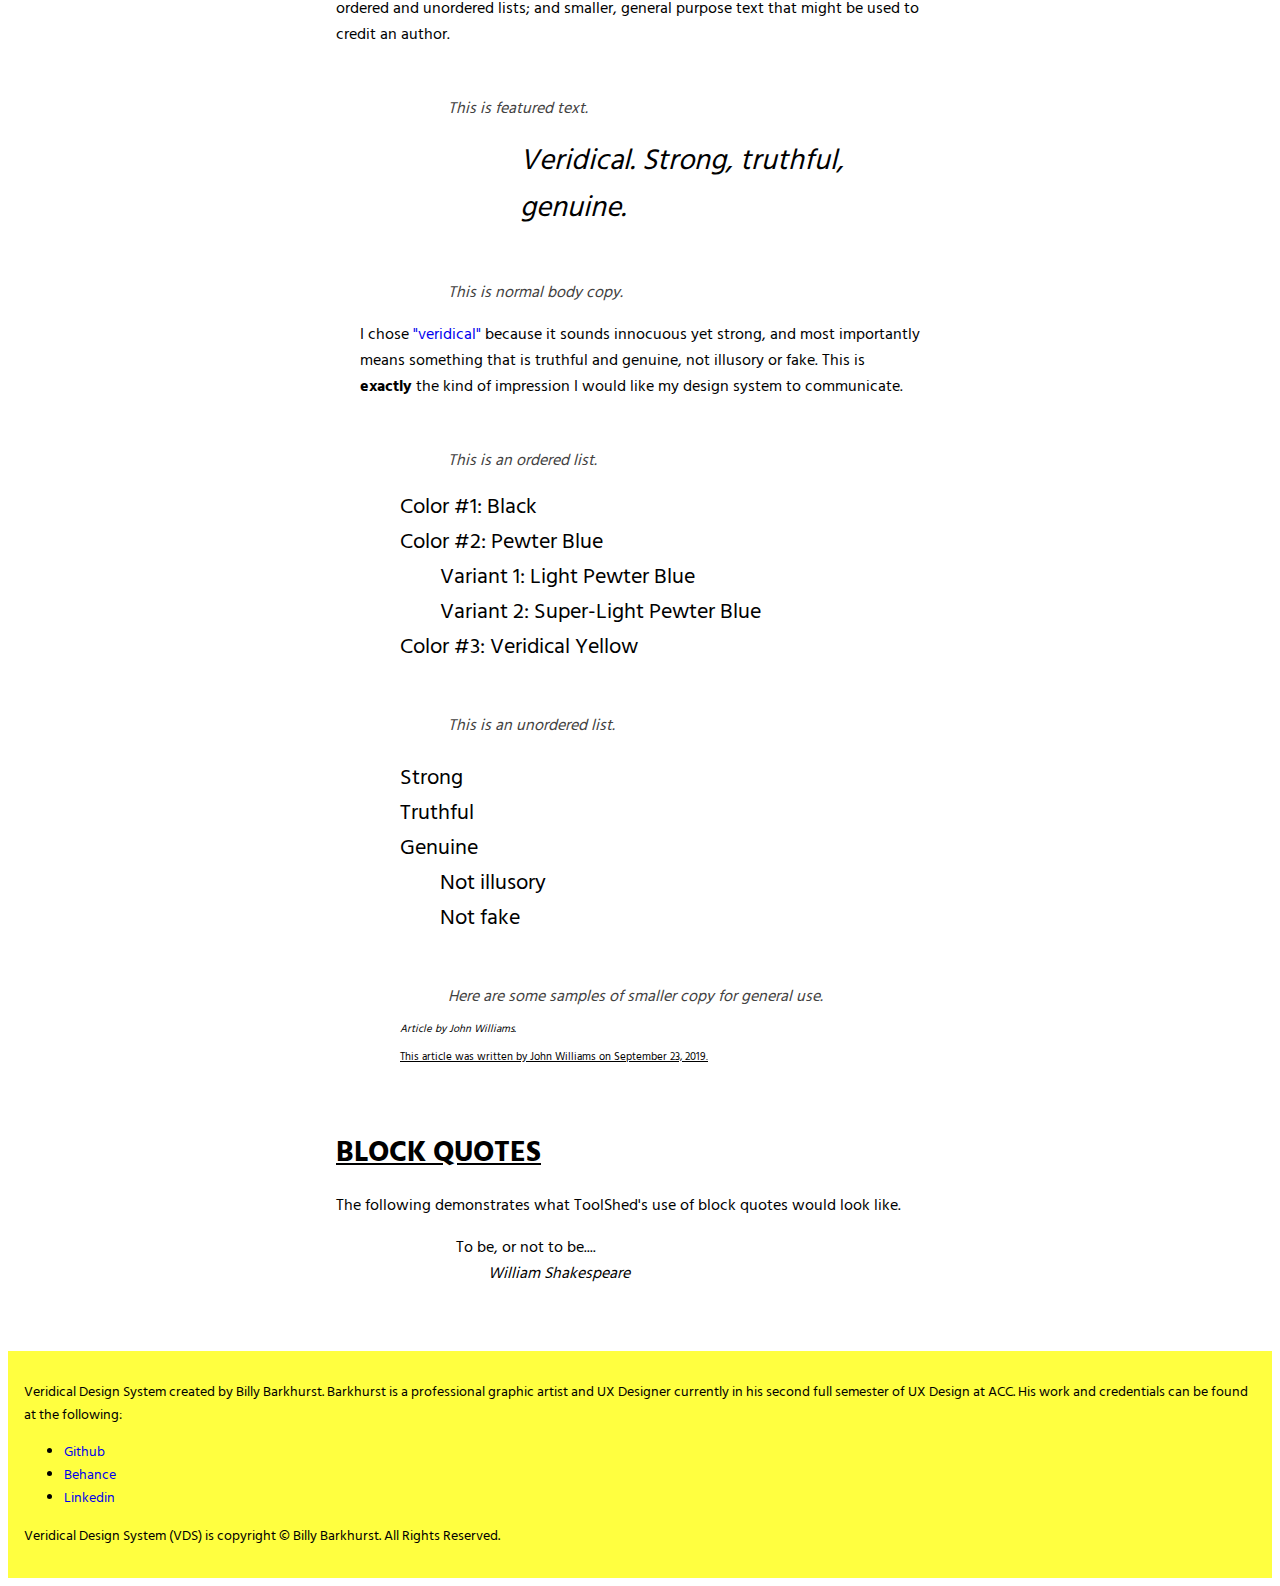
<file: style.html>
<!DOCTYPE html>
<html lang="en-us">

<head>

	<meta charset="UTF-8">
	<meta name="viewport" content="width=device-width, initial-scale=1">

	<title>The Style of the Veridical Design System</title>

	<link rel="stylesheet" href="style.css">

</head>

<body>

	<header>
        
        <a href="index.html" class="site-logo">Veridical Design System</a>

       	<nav class="page-nav">
			<ul>
				<li><a href="index.html" class="nav">Home</a></li>
				<li><a href="style.html" class="nav current-page">Style</a></li>
				<li><a href="components.html" class="nav">Components</a></li>
				<li><a href="layouts.html" class="nav">Layouts</a></li>
			</ul>
		</nav>

	</header>

	<main>
		<h1 class="h1-decorative">Veridical Design System Styles</h1>
		
		<section class="style-swatches">
			
			<h2 class="h2-decorative">Color Palette</h2>

			<p>The following colors and their gradients demonstrate ToolShed's primary brand colors palette for the Veridical Design System in all styles and interpretations.</p>

		</section>

		<section class="color-swatches">

			<h3 class="color-swatch-heading">Black</h3>

				<figure>
					<svg class="color-swatch" version="1.1" xmlns="http://www.w3.org/2000/svg"  x="0px" y="0px" viewBox="0 0 100 165" style="max-width: 10rem;">
					  <rect width="100" height="100"  fill="#CCCCCC" />
					  <text x="50" y="120" text-anchor="middle" font-weight="bold" font-size="50%">Super-Light Black</text>
					  <text x="50" y="140" text-anchor="middle" font-size="60%">#CCCCCC</text>
					</svg>
				
					<svg class="color-swatch" version="1.1" xmlns="http://www.w3.org/2000/svg"  x="0px" y="0px" viewBox="0 0 100 165" style="max-width: 10rem;">
					  <rect width="100" height="100"  fill="#666666" />
					  <text x="50" y="120" text-anchor="middle" font-weight="bold" font-size="50%">Light Black</text>
					  <text x="50" y="140" text-anchor="middle" font-size="60%">#666666</text>
					</svg>
				
					<svg class="color-swatch" version="1.1" xmlns="http://www.w3.org/2000/svg"  x="0px" y="0px" viewBox="0 0 100 165" style="max-width: 10rem;">
					  <rect width="100" height="100"  fill="#000000" />
					  <text x="50" y="120" text-anchor="middle" font-weight="bold" font-size="50%">Black</text>
					  <text x="50" y="140" text-anchor="middle" font-size="60%">#000000</text>
					</svg>
				</figure>

		</section>

		<section class="color-swatches">

			<h3 class="color-swatch-heading">Pewter Blue</h3>

				<figure>
					<svg class="color-swatch" version="1.1" xmlns="http://www.w3.org/2000/svg"  x="0px" y="0px" viewBox="0 0 100 165" style="max-width: 10rem;">
					   <rect width="100" height="100"  fill="#D8F5FF" />
					   <text x="50" y="120" text-anchor="middle" font-weight="bold" font-size="50%">Super-Light Pewter Blue</text>
					   <text x="50" y="140" text-anchor="middle" font-size="60%">#D8F5FF</text>
					</svg>
				
					<svg class="color-swatch" version="1.1" xmlns="http://www.w3.org/2000/svg"  x="0px" y="0px" viewBox="0 0 100 165" style="max-width: 10rem;">
					   <rect width="100" height="100"  fill="#BEDBEA" />
					   <text x="50" y="120" text-anchor="middle" font-weight="bold" font-size="50%">Light Pewter Blue</text>
					   <text x="50" y="140" text-anchor="middle" font-size="60%">#BEDBEA</text>
					</svg>
				
					<svg class="color-swatch" version="1.1" xmlns="http://www.w3.org/2000/svg"  x="0px" y="0px" viewBox="0 0 100 165" style="max-width: 10rem;">
					   <rect width="100" height="100"  fill="#8BA8B7" />
					   <text x="50" y="120" text-anchor="middle" font-weight="bold" font-size="50%">Pewter Blue</text>
					   <text x="50" y="140" text-anchor="middle" font-size="60%">#8BA8B7</text>
					</svg>
				</figure>

		</section>

		<section class="color-swatches">

			<h3 class="color-swatch-heading">Veridical Yellow</h3>

				<figure>
					<svg class="color-swatch" version="1.1" xmlns="http://www.w3.org/2000/svg"  x="0px" y="0px" viewBox="0 0 100 165" style="max-width: 10rem;">
					   <rect width="100" height="100"  fill="#FFFF73" />
					   <text x="50" y="120" text-anchor="middle" font-weight="bold" font-size="50%">Super-Light Veridical Yellow</text>
					   <text x="50" y="140" text-anchor="middle" font-size="60%">#FFFF73</text>
					</svg>
				
					<svg class="color-swatch" version="1.1" xmlns="http://www.w3.org/2000/svg"  x="0px" y="0px" viewBox="0 0 100 165" style="max-width: 10rem;">
					   <rect width="100" height="100"  fill="#FFFF40" />
					   <text x="50" y="120" text-anchor="middle" font-weight="bold" font-size="50%">Light Veridical Yellow</text>
					   <text x="50" y="140" text-anchor="middle" font-size="60%">#FFFF40</text>
					</svg>
				
					<svg class="color-swatch" version="1.1" xmlns="http://www.w3.org/2000/svg"  x="0px" y="0px" viewBox="0 0 100 165" style="max-width: 10rem;">
					   <rect width="100" height="100"  fill="#FFFF0D" />
					   <text x="50" y="120" text-anchor="middle" font-weight="bold" font-size="50%">Veridical Yellow</text>
					   <text x="50" y="140" text-anchor="middle" font-size="60%">#FFFF0D</text>
					</svg>
				</figure>

		</section>

		<section class="style-swatches">
			
			<h2 class="h2-decorative">Typography</h2>

			<p>The following typefaces demonstrate ToolShed's brand type for the Veridical Design System: "Squada One" for headings and "Hind" for body text.</p>

		</section>

			<h3 class="h3-decorative">Body Text: Hind (uppercase)</h3>

				<figure>

					<h4 class="large-body-uppercase">The quick fox (30px font)</h4>
					<h5 class="medium-body-uppercase">The quick fox (20px font)</h5>
					<h6 class="small-body-uppercase">The quick fox (15px font)</h6>

				</figure>
				
			<h3 class="h3-decorative">Body Text: Hind (lowercase)</h3>

				<figure>

					<h4 class="large-body-lowercase">the quick fox (30px font)</h4>
					<h5 class="medium-body-lowercase">the quick fox (20px font)</h5>
					<h6 class="small-body-lowercase">the quick fox (15px font)</h6>

				</figure>

			<h3 class="squanda-sample">Headings Text: Squada One (uppercase)</h3>

				<figure>

					<h4 class="large-headings-uppercase">The quick fox (30px font)</h4>
					<h5 class="medium-headings-uppercase">The quick fox (20px font)</h5>
					<h6 class="small-headings-uppercase">The quick fox (15px font)</h6>

				</figure>
				
			<h3 class="squanda-sample">Headings Text: Squada One (lowercase)</h3>

				<figure>

					<h4 class="large-headings-lowercase">the quick fox (30px font)</h4>
					<h5 class="medium-headings-lowercase">the quick fox (20px font)</h5>
					<h6 class="small-headings-lowercase">the quick fox (15px font)</h6>
				
				</figure>

		<section class="style-swatches">
			
			<h2 class="h2-decorative">Headings</h2>

			<p>The following demonstrates ToolShed's font size ratios from smallest to largest, scaled at the indicated comparison to standard size.</p>

		</section>

		<figure class="headings-sample">

			<h1>Heading 1</h1>
			<h2>Heading 2</h2>
			<h3>Heading 3</h3>
			<h4>Heading 4</h4>
			<h5>Heading 5</h5>
			<h6>Heading 6</h6>

		</figure>

		<section class="style-swatches">
			
			<h2 class="h2-decorative">Body Text</h2>

			<p>The following demonstrates ToolShed's text types: featured text; normal body copy; ordered and unordered lists; and smaller, general purpose text that might be used to credit an author.</p>

		</section>

		<figure>

			<figcaption class="figcaption">This is featured text.</figcaption>

			<p class="featured-text">Veridical. Strong, truthful, genuine.</p>

		</figure>

		<figure>

			<figcaption class="figcaption">This is normal body copy.</figcaption>

			<p class="normal-body-copy"> ​I chose <a href="https://www.dictionary.com/browse/veridical?s=t">"veridical"</a> because it sounds innocuous yet strong, and most importantly means something that is truthful and genuine, not illusory or fake. This is <strong>exactly</strong> the kind of impression I would like my design system to communicate.</p>

		</figure>

		<figure>

			<figcaption class="figcaption">This is an ordered list.</figcaption>

			<ol class="ordered-list">
				<li>Color #1: Black</li>
				<li>Color #2: Pewter Blue
					<ol>
						<li>Variant 1: Light Pewter Blue</li>
						<li>Variant 2: Super-Light Pewter Blue</li>
					</ol>
				</li>
				<li>Color #3: Veridical Yellow</li>
			</ol>

		</figure>

		<figure class="ordered-list">

			<figcaption class="figcaption">This is an unordered list.</figcaption>

			<ul>
				<li>Strong</li>
				<li>Truthful</li>
				<li>Genuine
					<ul>
						<li>Not illusory</li>
						<li>Not fake</li>
					</ul>
				</li>
			</ul>

		</figure>

		<figure>

			<figcaption class="figcaption">Here are some samples of smaller copy for general use.</figcaption>

			<p class="subdued-italic">Article by John Williams.</p>

			<p class="subdued-underline">This article was written by John Williams on September 23, 2019.</p>

		</figure>

		<section class="style-swatches">
			
			<h2 class="h2-decorative">Block Quotes</h2>

			<p>The following demonstrates what ToolShed's use of block quotes would look like.</p>

		</section>

			<figure>

				<blockquote class="caption">
					<p>To be, or not to be....</p>
					<cite>William Shakespeare</cite>
				</blockquote>

			</figure>

	</main>

	<footer>
       
       	<p>Veridical Design System created by Billy Barkhurst. Barkhurst is a professional graphic artist and UX Designer currently in his second full semester of UX Design at ACC. His work and credentials can be found at the following:</p>

			<nav>
				<ul>
					<li><a href="http://www.google.com">Github</a></li>
					<li><a href="http://www.google.com">Behance</a></li>
					<li><a href="http://www.google.com">Linkedin</a></li>
				</ul>
			</nav>

		<p>Veridical Design System (VDS) is copyright &copy; Billy Barkhurst. All Rights Reserved.</p>

	</footer>  

</body>

</html>
</file>
<file: style.css>
@import url('https://fonts.googleapis.com/css?family=Hind|Squada+One&display=swap');

/*========================================
Colors
==========================================*/

html {
	--color-black: #000000;
	--color-light-black: #666666;
	--color-super-light-black: #CCCCCC;

	--color-blue: #8BA8B7;
	--color-light-blue: #BEDBEA;
	--color-super-light-blue: #D8F5FF;

	--color-yellow: #FFFF0D;
	--color-light-yellow: #FFFF40;
	--color-super-light-yellow: #FFFF73;

	--size-ratio: 1.2;
	--size-six-up: calc( var(--size-five-up) * var(--size-ratio) );
	--size-five-up: calc( var(--size-four-up) * var(--size-ratio) );
	--size-four-up: calc( var(--size-three-up) * var(--size-ratio) );
	--size-three-up: calc( var(--size-two-up) * var(--size-ratio) );
	--size-two-up: calc( var(--size-one-up) * var(--size-ratio) );
	--size-one-up: calc( 1rem * var(--size-ratio) );
	--size-one-half-down: calc( 0.75rem * var(--size-ratio) );
	--size-one-down: calc( 0.5rem * var(--size-ratio) );

	font-family: var(--font-body);
}

main {
	max-width: 40rem;
	margin: auto;
}


/*========================================
Typography
==========================================*/

a {
	text-decoration: none;
}

a:active {
	color: var(--color-light-blue);
	background: var(--color-super-light-blue);
	text-decoration: underline;
}

a:focus {
	text-decoration: underline;
}

a:hover {
	text-decoration: underline;
}

a:visited {
	color: var(--color-blue);
}

html {
	--font-body: 'Hind', sans-serif;
    --font-head: 'Squada One', cursive;
}


/*========================================
Figure Component
==========================================*/

.headings-sample {
	background-color: var(--color-black);
	color: white;
	margin-left: 5.5rem;
	padding: .25rem 0 0 1rem;
}

.large-body-uppercase {
	background-color: var(--color-light-blue);
	font-size: 1.85rem;
	margin: 0;
	margin-left: 3rem;
	padding: 1rem;
	text-transform: uppercase;
}

.medium-body-uppercase {
	background-color: var(--color-light-blue);
	font-size: 1.3rem;
	margin: 0;
	margin-left: 3rem;
	padding: 1rem;
	text-transform: uppercase;
}

.small-body-uppercase {
	background-color: var(--color-light-blue);
	font-size: .95rem;
	margin: 0 0 2rem 3rem;
	padding: 1rem;
	text-transform: uppercase;
}

.large-body-lowercase {
	background-color: var(--color-light-blue);
	font-size: 1.85rem;
	margin: 0;
	margin-left: 3rem;
	padding: 1rem;
}

.medium-body-lowercase {
	background-color: var(--color-light-blue);
	font-size: 1.3rem;
	margin: 0;
	margin-left: 3rem;
	padding: 1rem;
}

.small-body-lowercase {
	background-color: var(--color-light-blue);
	font-size: .95rem;
	margin: 0;
	margin-left: 3rem;
	padding: 1rem;
}

.large-headings-uppercase {
	background-color: var(--color-light-blue);
	font-family: var(--font-head);
	font-size: 1.85rem;
	margin: 0;
	margin-left: 3rem;
	padding: 1rem;
	text-transform: uppercase;
}

.medium-headings-uppercase {
	background-color: var(--color-light-blue);
	font-family: var(--font-head);
	font-size: 1.3rem;
	margin: 0;
	margin-left: 3rem;
	padding: 1rem;
	text-transform: uppercase;
}

.small-headings-uppercase {
	background-color: var(--color-light-blue);
	font-family: var(--font-head);
	font-size: .95rem;
	margin: 0 0 2rem 3rem;
	padding: 1rem;
	text-transform: uppercase;
}

.large-headings-lowercase {
	background-color: var(--color-light-blue);
	font-family: var(--font-head);
	font-size: 1.85rem;
	margin: 0;
	margin-left: 3rem;
	padding: 1rem;
}

.medium-headings-lowercase {
	background-color: var(--color-light-blue);
	font-family: var(--font-head);
	font-size: 1.3rem;
	margin: 0;
	margin-left: 3rem;
	padding: 1rem;
}

.small-headings-lowercase {
	background-color: var(--color-light-blue);
	font-family: var(--font-head);
	font-size: .95rem;
	margin: 0;
	margin-bottom: 3.5rem;
	margin-left: 3rem;
	padding: 1rem;
}

.size-one-down {
	font-size: var(--size-one-down);
}

.size-one-up {
	font-size: var(--size-one-up);
}

.size-two-up {
	font-size: var(--size-two-up);
}

.size-three-up {
	font-size: var(--size-three-up);
}

.size-four-up {
	font-size: var(--size-four-up);
}

.size-five-up {
	font-size: var(--size-five-up);
}

.size-six-up {
	font-size: var(--size-six-up);
	margin-bottom: 4rem;
}

.ordered-list li {
	font-family: var(--font-body);
	font-size: var(--size-one-up);
	display: block;
	margin: 0;
}

.ordered-list ul {
	font-family: var(--font-body);
	font-size: var(--size-one-up);
	display: block;
	margin-bottom: 3rem;
}

.figcaption {
	color: #424141;
	margin: 3rem 0 0 5.5rem;
	font-style: italic;
}

.caption p {
	margin: 0 0 0 3.5rem;
}

.caption cite {
	margin-left: 5.5rem;
}

.subdued-italic {
	font-size: var(--size-one-down);
	font-style: italic;
	margin-left: 2.5rem;
}

.subdued-underline {
	font-size: var(--size-one-down);
	margin: 0 0 4rem 2.5rem;
	text-decoration: underline;
}

.squanda-sample {
	font-family: var(--font-head);
	font-size: 1.35rem;
	margin-left: 1rem;
}


/*========================================
Headings and Paragraphs Component
==========================================*/

.h1-decorative {
	display: flex;
	font-size: var(--size-two-up);
	justify-content: center;
	text-transform: uppercase;
}

.h2-decorative {
	font-size: var(--size-one-up);
	margin-bottom: 0;
	text-decoration: underline;
	text-transform: uppercase;
}

.h3-decorative {
	font-size: var(--size-one-up);
	font-style: italic;
	margin-left: 3rem;
	text-transform: uppercase;
}

.h4-decorative {
	background-color: var(--color-light-blue);
}

h6 {
	padding-bottom: 2rem;
}

.headings-indent {
	margin-left: 1rem;
}

.featured-text {
	font-size: var(--size-two-up);
	font-style: italic;
	margin: 1rem 0 0 10rem;
}


/*========================================
Header Component
==========================================*/

.page-nav a {
	text-decoration: none;
}

.page-nav a:active {
	color: var(--color-light-blue);
	background: var(--color-super-light-blue);
	text-decoration: underline;
}

.page-nav a:focus {
	text-decoration: underline;
}

.page-nav a:visited {
	color: purple;
}

.page-nav li {
	border-bottom: 1px solid rgba(0,0,0,.3);
	display: block;
	font-family: var(--font-head);
	font-size: 1.25rem;
	margin: .5rem 1rem 1rem 0;
	list-style: none;
	text-decoration: none;
	text-transform: uppercase; 
}

.site-logo {
	background-color: var(--color-black);
	color: var(--color-yellow);
	display: block;
	font-family: var(--font-head);
	font-size: 2rem;
	padding: 1rem;
	text-align: center;
	text-decoration: underline;
	text-transform: uppercase;
}

.vertical-navigation {
	list-style: none;
	text-transform: uppercase;
}

@media ( min-width: 725px ) {

	.page-nav ul {
		display: flex;
		justify-content: center;
		padding-left: 0;
		text-align: center;
	}

	.page-nav li {
		border-bottom: none;
		display: block;
		margin: .5rem;
		text-decoration: none;
	}

	.page-nav a:hover {
		text-decoration: underline;
	}

	.page-nav .current-page, .page-nav .current-page:visited {
	color: var(--color-light-black);

	}

}

/*========================================
Footer Component
==========================================*/

.bio {
	margin: 0;
}

footer {
	background-color: var(--color-light-yellow);
	margin-top: 4rem;
	padding: 1rem;
	font-size: .9rem;
}


/*========================================
Style Swatches
==========================================*/

.style-swatches {
	margin-left: 1rem;
}

.color-swatches {
	margin-left: 3rem;
}


/*========================================
Button Styles
==========================================*/

.link-button-hero {
	background-color: var(--color-black);
	border-radius: .5rem;
	box-shadow: 3px 3px 5px rgba(0,0,0,.5);
	color: var(--color-yellow);
	display: inline-block;
	margin: 1rem 1rem 0 0;
	min-width: inherit;
	padding: .75rem 1.5rem .75rem;
	text-decoration: none;
	text-transform: uppercase;
}

.link-button-hero:hover {
	box-shadow: 2px 2px 10px rgba(0,0,0,.5);
	color: var(--color-yellow);
	margin: 1rem 1rem 0 0;
	min-width: inherit;
	text-decoration: none;
}

.link-button-hero:focus {
	background-color: var(--color-blue);
	margin: 1rem 1rem 0 0;
	min-width: inherit;
	outline: none;
}

.link-button-hero:active {
	box-shadow: 1px 1px;
	margin: 1rem 1rem 0 0;
	min-width: inherit;
}

.link-button-hero.splash {
	margin: 1rem 1rem 1rem 2rem;
}

.link-button-normal {
	background-color: var(--color-light-black);
	border-radius: .5rem;
	box-shadow: 3px 3px 5px rgba(0,0,0,.5);
	color: var(--color-yellow);
	display: inline-block;
	margin: 1rem 1rem 0 0;
	min-width: inherit;
	padding: .75rem 1.5rem .75rem;
	text-decoration: none;
	text-transform: uppercase;
}

.link-button-normal:hover {
	box-shadow: 2px 2px 10px rgba(0,0,0,.5);
	color: var(--color-yellow);
	margin: 1rem 1rem 0 0;
	min-width: inherit;
	text-decoration: none;
}

.link-button-normal:focus {
	background-color: var(--color-blue);
	margin: 1rem 1rem 0 0;
	min-width: inherit;
	outline: none;
}

.link-button-normal:active {
	box-shadow: 1px 1px;
	margin: 1rem 1rem 0 0;
	min-width: inherit;
}

.link-button-tertiary {
	background-color: var(--color-super-light-black);
	border-radius: .5rem;
	box-shadow: 3px 3px 5px rgba(0,0,0,.5);
	color: var(--color-black);
	display: inline-block;
	min-width: inherit;
	padding: .75rem 1.5rem .75rem;
	text-decoration: none;
	text-transform: uppercase;
}

.link-button-tertiary:hover {
	box-shadow: 2px 2px 10px rgba(0,0,0,.5);
	color: var(--color-black);
	text-decoration: none;
}

.link-button-tertiary:focus {
	background-color: var(--color-blue);
	outline: none;
}

.link-button-tertiary:active {
	box-shadow: 1px 1px;
}


/*========================================
Accordions
==========================================*/

details {
	background-color: var(--color-blue);
	margin: 2rem 0;
	overflow: hidden;
}

details p {
	background-color: var(--color-light-yellow);
	padding: 1rem;
}

summary {
	margin-left: 2rem;
	padding: 1rem;
}

summary:focus {
	outline: none;
}

details div {
	padding: 2rem;
}

/*========================================
Modals
==========================================*/

dialog {
	background-color: var(--color-yellow);
	color: var(--color-black);
}

dialog[open] {
	animation: fade-in .5s;
}

dialog::backdrop {
	animation: left 1s;
	animation-delay: .25s;
	animation-fill-mode: forwards;
	background-color: var(--color-yellow);
}

@keyframes fade-in {
	
	0% {
		opacity: 0;
		transform: scale(.1);
	}
	
	60% {
		transform: scale(1.25);
	}
	
	100% {
		opacity: 1;
		transform: scale(1);
	}
	
}

/*========================================
Form Inputs
==========================================*/

input, select, textarea {
	border: 2px solid lightcoral;
	border-color: var(--color-blue);
	border-radius: .5rem;
	box-sizing: border-box;
	display: block;
	margin-top: 1rem;
	min-width: 50%;
	padding: .5rem;
	-webkit-appearance:none;
}

input:focus, select:focus, textarea:focus {
	box-shadow: 2px 2px 0  var(--color-light-black);
	outline: 2px;
}

input[disabled] {
	opacity: .5;
}

.error {
	background-color: var(--color-super-light-blue);
}

.error-message {
	color: var(--color-light-black);
	margin-top: 1.5rem;
	margin-left: 2rem;
}

.error-text {
	color: red;
}

.input-examples {
	margin: 3rem 0 0 1rem;
}

.form-field {
	margin: 2rem 0 0 1rem;
}

.form-field-error {
	border-color: red;
	color: purple;
	margin: 2rem 0 0 1rem;
}

.form-field-textarea {
	background-color: var(--color-super-light-blue);
	margin: 2rem 0 0 1rem;
}

.form-field-textarea-disabled {
	margin: 2rem 0 0 1rem;
}

.form-message {
	margin: .5rem 0 0 1rem;
}

.form-message-error {
	color: red;
	margin: .5rem 0 0 1rem;
}

.form-microcopy {
	display: block;
}

input[type="submit"], button {
	background-color: var(--color-light-blue);
	color: var(--color-black);
	margin-top: 1rem;
	min-width: inherit;
}

input[type="submit"]:focus, button:focus {
	background-color: var(--color-yellow);
	color: var(--color-black);
	margin-top: 1rem;
	min-width: inherit;
}

input[type="submit"]:hover, button:hover {
	background-color: var(--color-black);
	color: var(--color-yellow);
	cursor: pointer;
}

input[type="submit"]:active, button:active {
	background-color: var(--color-blue);
	color: var(--color-yellow);
	cursor: pointer;
}


/*========================================
Notifications
==========================================*/

.error-message {
	color: var(--color-black);
	margin: 0 0 0 .25rem;
	text-transform: none;
}

.neutral-message {
	color: var(--color-black);
	margin: 0 0 0 .25rem;
	text-transform: none;
}

.notification {
	align-items: center;
	border-radius: 2px;
	color: var(--color-black);
	display: flex;
	padding: .9rem 1.6rem;
	position: relative;
	text-decoration: none;
	text-transform: uppercase;
	width: 25rem;
}

.notification.error {
	background-color: var(--color-yellow);
}

.notification.neutral {
	align-items: center;
	background-color: var(--color-light-blue);
}

.notification.success {
	background-color: lightgreen;
}

.notification.warning {
	background-color: coral;
}

.success-message {
	color: var(--color-black);
	margin: 0 0 0 .25rem;
	text-transform: none;
}

.warning-message {
	color: white;
	margin: 0 0 0 .25rem;
	text-transform: none;
}

.warning-message img {
	align-items: baseline;
}


/*========================================
Hero Component
==========================================*/

.hero {
	background-color: var(--color-light-blue);
	background-position: center;
	background-size: cover;
	background-image: url('images/hero_image.png');
	min-height: 100vh;
	margin: 0;
	text-align: center;
}

.hero-main {
	margin: 0;
}


/*========================================
Information Cards Component (Wolverine)
==========================================*/

.card-wolverine {
	background-color: tan;
	border: 1px solid tan;
	border-radius: 2rem;
	margin-bottom: 2.5rem;
	max-width: 35rem;
	padding: 2rem;
	position: relative;
}

.card-wolverine img {
	margin: auto;
	max-width: 8rem;
	position: absolute;
	top: 1.5rem;
	right: 5rem;
}

.card-wolverine h2 {
	color: var(--color-black);
	margin-left: 3rem;
	text-transform: uppercase;
}

.card-wolverine p {
	color: var(--color-black);
	margin: 1.5rem 0 0 2rem;
	max-width: 15rem;
}

.card-wolverine figcaption {
	color: var(--color-black);
	padding-top: 2rem;
	margin-right: 1rem;
	text-align: right;
}


/*========================================
Information Cards Component (Stan Lee)
==========================================*/

.card-person {
	background-color: var(--color-black);
	border: 1px solid tan;
	border-radius: 2rem;
	margin-top: 3rem;
	max-width: 35rem;
	padding: 2rem;
	position: relative;
}

.card-person img {
	margin: auto;
	max-width: 8rem;
	position: absolute;
	top: -1.5rem;
	left: 5rem;
}

.card-person h2 {
	color: var(--color-light-blue);
	margin-right: 3rem;
	text-align: right;
	text-transform: uppercase;
}

.card-person p {
	color: var(--color-light-blue);
	margin-right: 3rem;
	text-align: right;
}


/*================================================
Information Cards Component (Comic/Call to Action)
================================================*/

.card-comic {
	background-color: var(--color-black);
	border: 1px solid tan;
	border-radius: 2rem;
	margin-bottom: 2.5rem;
	max-width: 35rem;
	padding: 2rem;
	position: relative;
}

.card-comic img {
	margin: auto;
	max-width: 8rem;
	position: absolute;
	top: 2rem;
	right: 4rem;
}

.card-comic h4 {
	text-align: center;
	color: var(--color-yellow);
	margin-left: 1.5rem;
	max-width: 15rem;
	text-transform: uppercase;
}

.comic-button {
	background-color: var(--color-yellow);
	border-radius: .5rem;
	box-shadow: 3px 3px 5px rgba(0,0,0,.5);
	color: var(--color-black);
	display: inline-block;
	margin-left: 3rem;
	padding: .75rem 1.5rem .75rem;
	text-decoration: none;
	text-transform: uppercase;
}


/*========================================
Card Grid (HTML)
==========================================*/

.card-grid-hero {
	background-position: center;
	background-size: cover;
	background-image: url('images/mortal-kombat-2.png');
	color: white;
	min-height: 100vh;
	margin: 0;
	text-align: center;
}


/*========================================
Card Grid (Layouts)
==========================================*/

.card-grid {
	align-items: center;
	display: grid;
	grid-gap: 4rem;
	grid-template-columns: 1fr 1fr;
	grid-template-rows: 15rem 15rem;
	margin: 2rem;
	text-align: center;
}

.card-grid h3 {
	margin: 1rem 0 .5rem 0;
}

.card-grid img {
	display: block;
	margin: 1rem auto .5rem auto;
}

.card-grid div {
	background-color: var(--color-super-light-black);
}


/*========================================
Call to Action
==========================================*/

a:hover {
	text-decoration: none;
}

.call-to-action {
	background-color: var(--color-light-yellow);
	border: 1px var(--color-light-black);
	border-radius: 2rem;
	color: var(--color-black);
	display: block;
	margin: 2.5rem auto 2.5rem auto;
	max-width: 25rem;
	padding: 2rem;
	position: relative;
	text-align: center;
}

.call-to-action h2 {
	color: var(--color-black);
}

.call-to-action img {
	display: block;
  	margin-left: auto;
  	margin-right: auto;
}

.call-to-action p {
	color: var(--color-black);
}


/*========================================
Media Query: min-width 725px
==========================================*/

@media( min-width: 725px ) {
	
	html {
		--size-ratio: 1.3;
	}

	.headings-sample {
		min-width: 600px;
	}

	.h1-decorative {
		display: flex;
		font-size: var(--size-three-up);
		justify-content: center;
		margin: auto;
		text-align: center;
		text-transform: uppercase;
	}

	.h2-decorative {
		font-size: var(--size-two-up);
		margin-bottom: 0;
		text-decoration: underline;
		text-transform: uppercase;
	}
}

/*========================================
Media Query: min-width 1100px
==========================================*/

@media( min-width: 1100px ) {
	
	html {
		--size-ratio: 1.35;
	}

	.headings-sample {
		min-width: 800px;
	}

}
</file>
